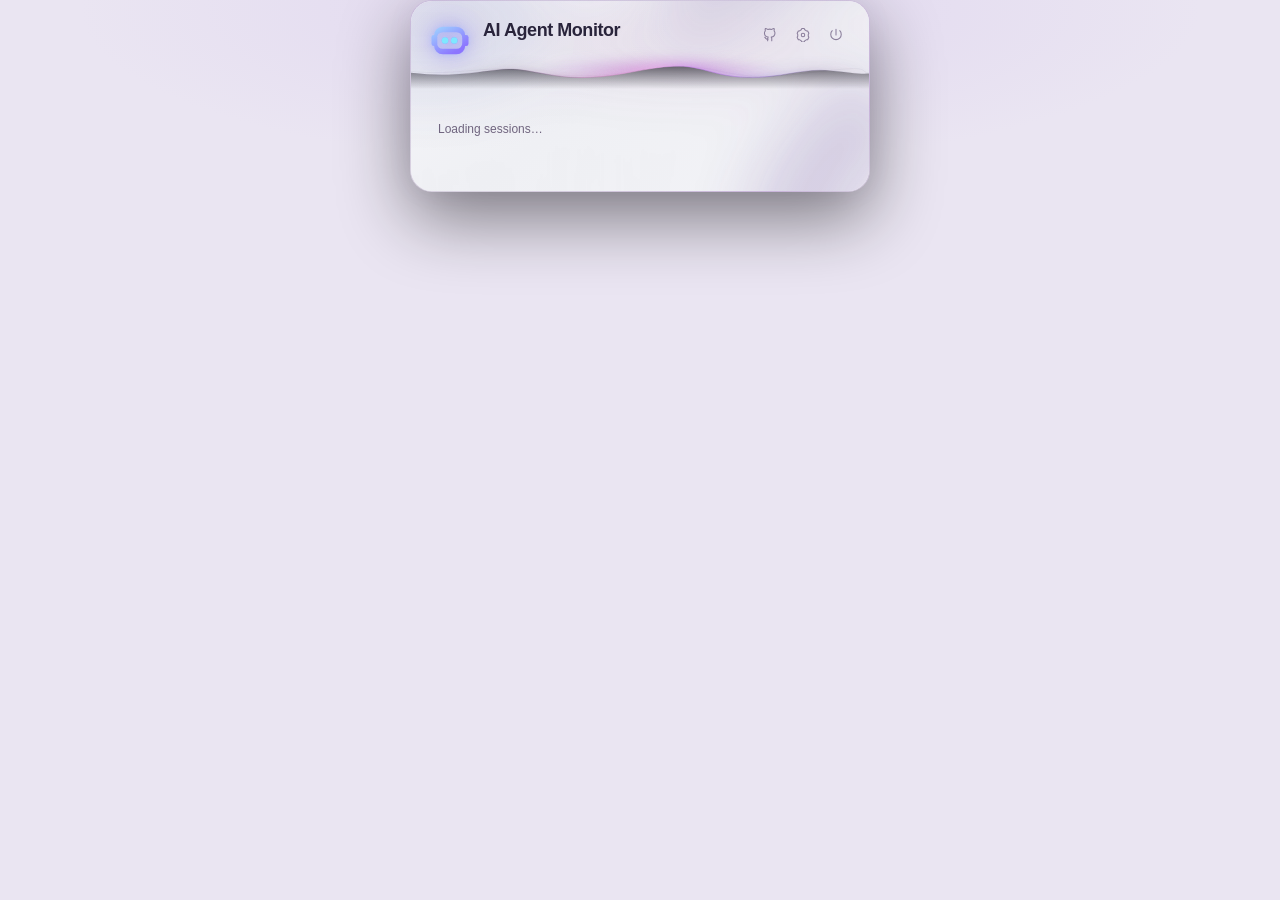
<file: src/web/index.html>
<!doctype html>
<html lang="en"><head><meta charset="utf-8"><meta name="viewport" content="width=device-width,initial-scale=1">
<meta http-equiv="Content-Security-Policy" content="default-src 'none'; script-src 'self' 'unsafe-inline'; style-src 'self' 'unsafe-inline'; img-src data:; connect-src 'none'; base-uri 'none'; form-action 'none'">
<title>AI Agent Monitor</title><link rel="stylesheet" href="monitor.css?v=20261118-split-actions"></head>
<body><div id="aam-ui-preview"></div><template id="aam-shell"><div class="aam-menu"><div class="aam-backdrop" aria-hidden="true"><svg class="aam-mesh" viewBox="0 0 460 1000" preserveAspectRatio="none" aria-hidden="true"><defs><filter id="aam-mesh-soft-0" x="-60%" y="-30%" width="220%" height="160%"><feGaussianBlur stdDeviation="25"/></filter><filter id="aam-mesh-inner-0" x="-70%" y="-30%" width="240%" height="160%"><feGaussianBlur stdDeviation="13"/></filter><filter id="aam-mesh-grain-0"><feTurbulence type="fractalNoise" baseFrequency=".72" numOctaves="2" stitchTiles="stitch"/><feColorMatrix type="saturate" values="0"/></filter><g id="aam-mesh-art-0"><g filter="url(#aam-mesh-soft-0)"><ellipse cx="33" cy="22" rx="108" ry="64" fill="#6374b6" opacity=".19"/><ellipse cx="270" cy="40" rx="142" ry="32" fill="#9c469b" opacity=".15"/><path d="M460 94 C358 174 352 248 408 341 S433 490 338 575 S353 722 460 776" fill="none" stroke="#633c99" stroke-width="87" opacity=".33"/><path d="M-20 380 C88 439 37 564 127 625 S174 748 99 835 S74 941 205 1015" fill="none" stroke="#6450a4" stroke-width="74" opacity=".24"/><ellipse cx="363" cy="645" rx="88" ry="58" fill="#6b36a7" opacity=".24"/><ellipse cx="95" cy="924" rx="153" ry="71" fill="#62408f" opacity=".12"/></g><g filter="url(#aam-mesh-inner-0)"><path d="M482 391 C347 436 428 493 342 566 S368 684 471 710" fill="none" stroke="#8950b9" stroke-width="28" opacity=".22"/><path d="M-25 727 C77 693 142 764 92 824 S105 932 181 966" fill="none" stroke="#7b62bd" stroke-width="25" opacity=".17"/></g></g></defs><g class="aam-mesh-tiles"><use href="#aam-mesh-art-0"/></g><rect width="460" height="1000" filter="url(#aam-mesh-grain-0)" opacity=".018"/></svg></div><div class="aam-list"><header class="aam-brand"><span class="aam-brand-robot" role="img" aria-label="AI Agent Monitor robot"></span><div class="aam-brand-copy"><div class="aam-brand-title"><h1>AI Agent Monitor</h1><span class="aam-release-meta"><span class="aam-version"></span><a class="aam-update-link" hidden></a></span></div><p class="aam-overview" aria-label="Session statuses"></p></div><div class="aam-tools"><button type="button" class="aam-icon-button" data-command="github" aria-label="Open project on GitHub" title="Open project on GitHub"></button><button type="button" class="aam-icon-button" data-command="settings" aria-label="Settings"></button><button type="button" class="aam-icon-button" data-command="quit" aria-label="Quit"></button></div><svg class="aam-wave" viewBox="0 0 460 60" preserveAspectRatio="none" aria-hidden="true"><defs><linearGradient id="aam-wave-0" x1="0" y1="0" x2="1" y2="0"><stop stop-color="#39304f" stop-opacity="0"/><stop offset=".21" stop-color="#63416f" stop-opacity=".35"/><stop offset=".42" stop-color="#d682c6" stop-opacity=".85"/><stop offset=".53" stop-color="#efabeb"/><stop offset=".62" stop-color="#c579f3" stop-opacity=".9"/><stop offset=".77" stop-color="#7950c2" stop-opacity=".65"/><stop offset="1" stop-color="#39304f" stop-opacity="0"/></linearGradient><linearGradient id="aam-wave-shade-0" x1="0" y1="0" x2="0" y2="1"><stop stop-color="#0b0914" stop-opacity=".58"/><stop offset="1" stop-color="#0b0914" stop-opacity="0"/></linearGradient><radialGradient id="aam-wave-pool-0"><stop stop-color="#db7cde" stop-opacity=".65"/><stop offset=".4" stop-color="#ad48bf" stop-opacity=".30"/><stop offset="1" stop-color="#a149c9" stop-opacity="0"/></radialGradient><clipPath id="aam-wave-above-0"><path d="M0 38 C38 44 59 38 86 34 C117 28 137 47 179 44 C211 43 236 30 264 29 C292 27 303 43 337 44 C371 46 393 31 421 35 C440 37 449 40 460 39 L460 0 L0 0Z"/></clipPath></defs><path d="M0 36 C43 42 72 29 103 34 S166 47 213 38 S277 25 315 37 S387 39 425 34 S449 36 460 38" fill="none" stroke="#62517b" stroke-opacity=".07" stroke-width="1"/><g clip-path="url(#aam-wave-above-0)"><ellipse cx="252" cy="37" rx="124" ry="22" fill="url(#aam-wave-pool-0)" style="filter:blur(7px)"/><path d="M0 38 C38 44 59 38 86 34 C117 28 137 47 179 44 C211 43 236 30 264 29 C292 27 303 43 337 44 C371 46 393 31 421 35 C440 37 449 40 460 39" fill="none" stroke="url(#aam-wave-0)" stroke-width="18" opacity=".18" style="filter:blur(8px)"/><path d="M0 38 C38 44 59 38 86 34 C117 28 137 47 179 44 C211 43 236 30 264 29 C292 27 303 43 337 44 C371 46 393 31 421 35 C440 37 449 40 460 39" fill="none" stroke="url(#aam-wave-0)" stroke-width="5" opacity=".26" style="filter:blur(3px)"/></g><path d="M0 38 C38 44 59 38 86 34 C117 28 137 47 179 44 C211 43 236 30 264 29 C292 27 303 43 337 44 C371 46 393 31 421 35 C440 37 449 40 460 39 L460 60 L0 60Z" fill="url(#aam-wave-shade-0)"/><path d="M0 38 C38 44 59 38 86 34 C117 28 137 47 179 44 C211 43 236 30 264 29 C292 27 303 43 337 44 C371 46 393 31 421 35 C440 37 449 40 460 39" fill="none" stroke="url(#aam-wave-0)" stroke-width=".65"/></svg></header><p class="aam-status-note" role="status" hidden></p><div class="aam-session-groups"></div><p class="aam-filter-empty" role="status" hidden>No open sessions</p></div><footer class="aam-footer"><p class="aam-filter-status" role="status" hidden></p><div class="aam-usage-windows"></div></footer></div>
</template><script src="settings.js?v=20261118-split-actions"></script><script src="monitor.js?v=20261118-split-actions"></script><script>
(() => {
 const send=message=>{
  if(window.parent!==window)window.parent.postMessage({channel:'aam-monitor',message},'*');
 };
 window.aam=window.AAMMonitor.mount(document.getElementById('aam-ui-preview'),send);
 window.addEventListener('message',event=>{
  if(event.source!==window.parent||event.data?.channel!=='aam-host')return;
  if(event.data.snapshot)window.aam.setSnapshot(event.data.snapshot);
  if(typeof event.data.detached==='boolean')document.getElementById('aam-ui-preview').classList.toggle('aam-preview-detached',event.data.detached);
  if(event.data.visibility!==undefined)window.aam.visibility(event.data.visibility,event.data.focusSession);
 });
 send({type:'ready'});
})();
</script></body></html>
</file>
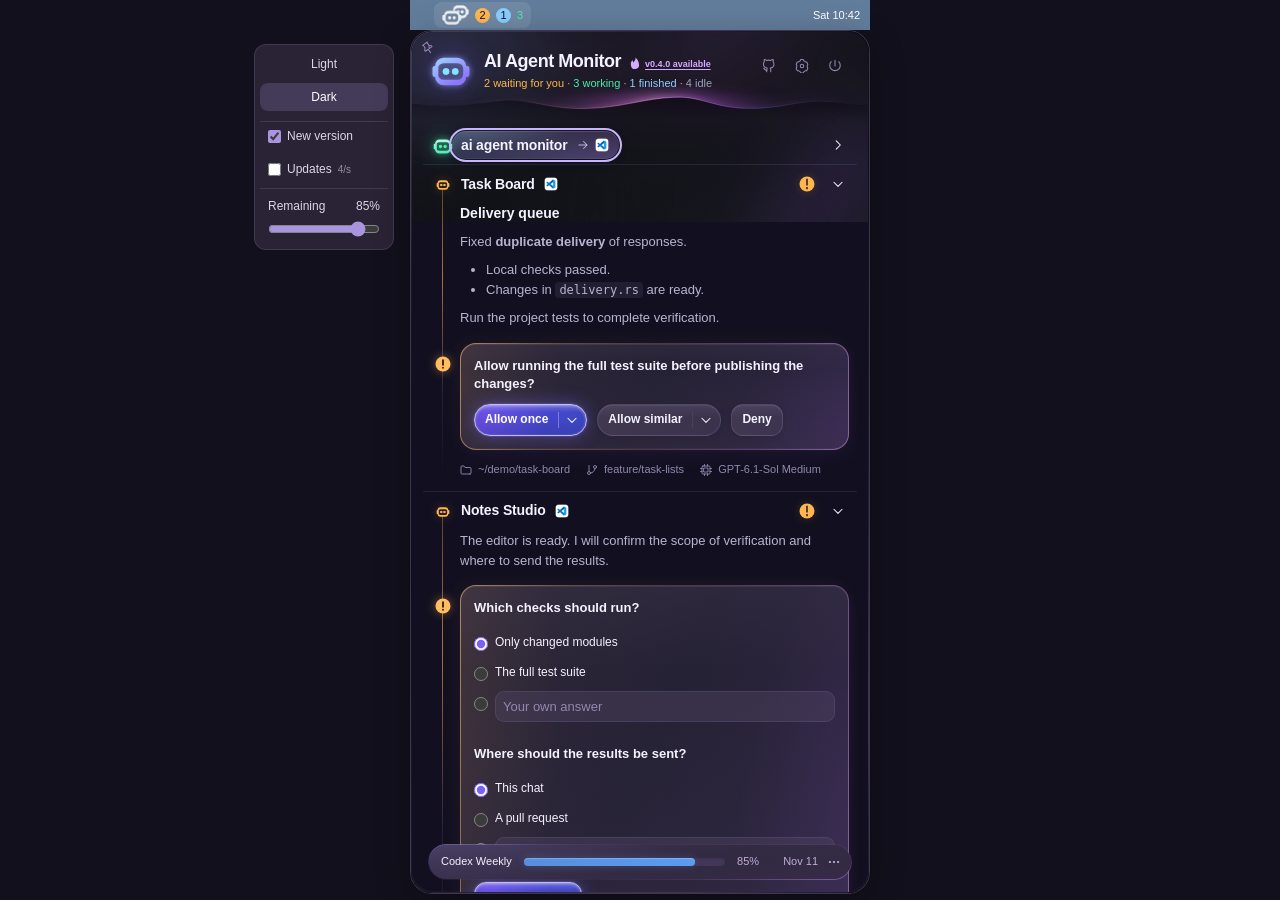
<file: design/previews/monitor-ui.html>
<!doctype html>
<html lang="en"><head><meta charset="utf-8"><meta name="viewport" content="width=device-width,initial-scale=1"><title>AI Agent Monitor preview</title>
<link rel="stylesheet" href="mock.css?v=20261118-split-actions"></head><body data-theme="dark">
<div class="preview-theme" role="group" aria-label="Preview controls"><button data-theme="light" aria-pressed="false">Light</button><button data-theme="dark" aria-pressed="true">Dark</button><label class="preview-new-version"><input id="preview-update" type="checkbox" checked> New version</label><label class="preview-live-updates"><input id="preview-live-updates" type="checkbox"> Updates <small>4/s</small></label><label class="preview-quota" for="preview-quota"><span>Remaining <output id="preview-quota-value" for="preview-quota">85%</output></span><input id="preview-quota" type="range" min="0" max="100" step="1" value="85" aria-label="Quota remaining percent"></label></div>
<div class="preview-bar"><button id="show-monitor" title="Open monitor" aria-label="Open AI Agent Monitor"><span class="preview-menubar-robot" aria-hidden="true"></span><span class="request" hidden></span> <span class="finished" hidden></span> <span class="working" hidden></span></button><span>Sat 10:42</span></div>
<section class="preview-window" id="preview-window" aria-label="AI Agent Monitor menu window">
<div class="preview-window-chrome" id="preview-window-chrome">
<div class="preview-traffic-lights" hidden><button type="button" data-window="close" aria-label="Close window"></button><button type="button" data-window="minimize" aria-label="Minimize window"></button><button type="button" data-window="zoom" aria-label="Zoom window"></button></div>
<button type="button" class="preview-pin" id="preview-pin" aria-label="Detach window from menu bar" title="Detach window from menu bar" aria-pressed="false"><svg viewBox="0 0 24 24" aria-hidden="true"><path d="M16 9V4l1-1H7l1 1v5l-3 3v2h6v7m2-7h6v-2l-3-3Z"/></svg></button>
<span class="preview-window-title" hidden>AI Agent Monitor</span>
</div>
<iframe id="monitor" src="../../src/web/index.html?v=20261118-split-actions&amp;hovers=compact&amp;quota=light&amp;pin=true" title="AI Agent Monitor shared web UI"></iframe>
</section>

<script src="mock-data.js?v=20261118-split-actions"></script></body></html>
</file>
<file: src/web/monitor.css>
/* Shared monitor window. No platform or mock-data dependencies. */
html, body { margin: 0; min-height: 100%; }
* { box-sizing: border-box; }
button, input { font: inherit; }
button { cursor: pointer; color: inherit; }
button:disabled { cursor: default; opacity: .45; }
  #aam-ui-preview { font-family: -apple-system, BlinkMacSystemFont, "Segoe UI", sans-serif; }
  #aam-ui-preview .aam-stage {
    --aam-text: light-dark(#202020, #f1f1f1);
    --aam-secondary: light-dark(#686868, #adadad);
    --aam-tertiary: light-dark(#747474, #969696);
    --aam-surface: light-dark(#f1f1f1, #303030);
    --aam-top: light-dark(#f6f6f6, #373737);
    --aam-footer: light-dark(#e7e7e7, #2c2c2c);
    --aam-line: light-dark(#00000019, #ffffff17);
    --aam-hover: light-dark(#00000024, #ffffff24);
    --aam-hover-surface:
      radial-gradient(ellipse at 9% 8%, #b2e8ff30, transparent 48%),
      radial-gradient(ellipse at 96% 100%, #a18aff30, transparent 62%),
      linear-gradient(110deg, light-dark(#bbc9e785, #454c739e), light-dark(#cec0ea85, #51416c9e));
    --aam-hover-shadow: inset 0 1px #e1e7ff28, inset 0 -1px #a992e51c, 0 3px 12px #08051618;
    --aam-key-focus: light-dark(#7860bc, #c7b5ff);
    --aam-button: light-dark(#ffffff, #484848);
    --aam-blue: light-dark(#0069db, #0a84ff);
    --aam-on-blue: #fff;
    --aam-ring: light-dark(#007aff70, #409cff85);
    --aam-finished: light-dark(#0066be, #73c7ff);
    --aam-green: light-dark(#168044, #4bd177);
    --aam-amber: light-dark(#ff9500, #ff9f0a);
    --aam-question: light-dark(#e7e7e7, #373737);
    --aam-message: light-dark(#414141, #cfcfcf);
    --aam-row: 36px;
    --aam-body-size: 13px;
    --aam-inset: 14px;
    padding: 12px 10px 24px; box-sizing: border-box;
    color: var(--aam-text);
  }
  @supports (color: AccentColor) {
    #aam-ui-preview { --aam-blue: AccentColor; --aam-on-blue: AccentColorText; }
  }
  #aam-ui-preview .aam-product { width: 100%; max-width: 410px; margin: 0 auto; font-size: 13px; line-height: 1.4; font-weight: 400; }
  #aam-ui-preview .aam-product *, #aam-ui-preview .aam-product *::before, #aam-ui-preview .aam-product *::after { box-sizing: border-box; }
  #aam-ui-preview .aam-product button, #aam-ui-preview .aam-product input { font: inherit; }
  #aam-ui-preview .aam-product button { color: inherit; }

  #aam-ui-preview [hidden] { display: none !important; }
  #aam-ui-preview .aam-menu { background: linear-gradient(145deg, var(--aam-top), var(--aam-surface) 45%); border: 1px solid var(--aam-line); border-radius: 18px; box-shadow: 0 12px 30px light-dark(#00000022, #00000055), inset 0 0 0 1px light-dark(#ffffffa0, #ffffff08); overflow: hidden; }
  #aam-ui-preview .aam-list { position: relative; max-height: 360px; overflow-y: auto; overscroll-behavior: contain; scroll-padding-block: 8px; scrollbar-width: thin; padding: 6px 6px 10px; }
  #aam-ui-preview .aam-group { position: relative; display: grid; }
  #aam-ui-preview .aam-group-sessions { grid-area: 1 / 1; min-width: 0; padding-top: 26px; }
  #aam-ui-preview .aam-group + .aam-group { margin-top: 6px; }
  #aam-ui-preview .aam-sticky-app { grid-area: 1 / 1; align-self: start; position: relative; z-index: 2; display: flex; align-items: center; justify-content: flex-start; width: 100%; height: 24px; padding-left: calc(var(--aam-inset) - 7px); pointer-events: none; }
  #aam-ui-preview .aam-sticky-app::before, #aam-ui-preview .aam-sticky-app::after { content: ""; position: absolute; top: 50%; height: 1px; background: var(--aam-line); }
  #aam-ui-preview .aam-sticky-app::before { left: 0; width: max(0px, calc(var(--aam-inset) - 12px)); }
  #aam-ui-preview .aam-sticky-app::after { position: static; flex: 1; margin: 0 8px 0 10px; }
  #aam-ui-preview .aam-app-name { margin-left: 8px; color: var(--aam-secondary); font-size: 11px; font-weight: 600; white-space: nowrap; }

  #aam-ui-preview .aam-group-marker { display: flex; align-items: center; justify-content: center; align-self: stretch; line-height: 0; width: 20px; flex: 0 0 20px; margin-left: calc(var(--aam-inset) - 6px); margin-right: 8px; }
  #aam-ui-preview .aam-session-mark { position: relative; top: 1px; display: block; flex: 0 0 14px; width: 14px; height: 11px; color: var(--aam-secondary); pointer-events: none; }
  #aam-ui-preview .aam-session-mark::before, #aam-ui-preview .aam-session-mark::after { content: ""; position: absolute; inset: 0; background: currentColor; mask: var(--aam-session-robot) center / contain no-repeat; }
  #aam-ui-preview .aam-session-mark::before { opacity: .6; }
  #aam-ui-preview .aam-session-mark::after { mask-image: var(--aam-session-eyes); opacity: .6; }
  @property --aam-left-eye { syntax: "<number>"; inherits: false; initial-value: 1; }
  @property --aam-right-eye { syntax: "<number>"; inherits: false; initial-value: 1; }
  @keyframes aam-eye-blink {
    0%, 100% { --aam-left-eye: .5; --aam-right-eye: 0; }
    12.5% { --aam-left-eye: 1; --aam-right-eye: 0; }
    25% { --aam-left-eye: 1; --aam-right-eye: .5; }
    37.5% { --aam-left-eye: 1; --aam-right-eye: 1; }
    50% { --aam-left-eye: .5; --aam-right-eye: 1; }
    62.5% { --aam-left-eye: 0; --aam-right-eye: 1; }
    75% { --aam-left-eye: 0; --aam-right-eye: .5; }
    87.5% { --aam-left-eye: 0; --aam-right-eye: 0; }
  }
  #aam-ui-preview .aam-session[data-status="working"] .aam-session-mark::before { mask-image: var(--aam-session-body); }
  #aam-ui-preview .aam-session[data-status="working"] .aam-session-mark::after {
    background: linear-gradient(to right,
      color-mix(in srgb, var(--aam-green) calc(var(--aam-left-eye) * 100%), transparent) 50%,
      color-mix(in srgb, var(--aam-green) calc(var(--aam-right-eye) * 100%), transparent) 50%);
    opacity: 1;
    animation: aam-eye-blink 2.4s linear infinite;
  }
  #aam-ui-preview .aam-session[data-status="request"] .aam-session-mark::after { background: var(--aam-amber); opacity: 1; }
  #aam-ui-preview .aam-robot-open { position: relative; flex: 0 0 26px; width: 26px; height: 24px; border: 0; padding: 0; border-radius: 12px; background: none; display: grid; place-items: center; }

  #aam-ui-preview .aam-app-icon { width: 24px; height: 24px; flex: 0 0 24px; display: grid; place-items: center; color: var(--aam-blue); background: transparent; }
  #aam-ui-preview .aam-app-icon img { display: block; }
  #aam-ui-preview .aam-group[data-app="Terminal"] .aam-app-icon { color: var(--aam-text); }
  #aam-ui-preview .aam-icon { width: 14px; height: 14px; flex: 0 0 14px; display: inline-block; vertical-align: middle; }
  #aam-ui-preview .aam-icon svg { width: 100% !important; height: 100% !important; stroke-width: 1.8; }
  #aam-ui-preview .aam-row { display: flex; align-items: center; min-height: var(--aam-row); border-radius: 16px; margin: 0 1px; position: relative; isolation: isolate; }
  #aam-ui-preview .aam-row::before { content: ""; position: absolute; inset: 0 auto 0 29px; width: var(--aam-title-highlight-width, 100%); max-width: 100%; border-radius: 16px; z-index: -1; }

  #aam-ui-preview .aam-product .aam-open { background: none; border: 0; padding: 7px 0; flex: 0 1 auto; min-width: 0; text-align: left; font-size: 13px; font-weight: 600; border-radius: 8px; white-space: nowrap; overflow: hidden; text-overflow: ellipsis; }
  #aam-ui-preview .aam-product .aam-open { display: inline-flex; align-items: center; gap: 8px; }
  #aam-ui-preview .aam-open-title { min-width: 0; overflow: hidden; text-overflow: ellipsis; }
  #aam-ui-preview .aam-open-destination { display: inline-flex; align-items: center; gap: 4px; flex: 0 0 auto; visibility: hidden; pointer-events: none; color: var(--aam-secondary); }
  #aam-ui-preview .aam-open-destination img { display: block; width: 16px; height: 16px; object-fit: contain; }
  #aam-ui-preview .aam-open:is(:hover, :focus-visible, [data-initial-keyboard-focus]:focus) .aam-open-destination { visibility: visible; }
  #aam-ui-preview .aam-row:has(.aam-open:is(:focus-visible, [data-initial-keyboard-focus]:focus))::before { outline: 2px solid var(--aam-key-focus); outline-offset: 1px; }
  #aam-ui-preview .aam-product .aam-open:is(:focus-visible, [data-initial-keyboard-focus]:focus) { outline: none; color: var(--aam-text); }
  #aam-ui-preview .aam-state-slot { margin-left: auto; flex: 0 0 36px; width: 36px; padding-left: 8px; display: flex; align-items: center; justify-content: center; align-self: stretch; line-height: 0; }
  #aam-ui-preview .aam-state { display: flex; line-height: 0; align-items: center; justify-content: center; flex: 0 0 28px; width: 28px; height: 28px; padding: 0; gap: 5px; color: var(--aam-green); margin: 0; }
  #aam-ui-preview .aam-state .aam-icon { display: flex; align-items: center; justify-content: center; line-height: 0; }
  #aam-ui-preview .aam-row .aam-icon svg { display: block; }
  #aam-ui-preview .aam-state[data-status="request"] { color: var(--aam-amber); }
  #aam-ui-preview .aam-state:is([data-status="request"], [data-status="finished"]) .aam-icon { width: 18px; height: 18px; flex-basis: 18px; }
  #aam-ui-preview .aam-state[data-status="request"] svg circle, #aam-ui-preview .aam-request-mark svg circle { fill: currentColor; stroke: none; }
  #aam-ui-preview .aam-state[data-status="request"] svg > :not(circle), #aam-ui-preview .aam-request-mark svg > :not(circle) { stroke: #332000; stroke-width: 2.5; }
  #aam-ui-preview .aam-state[data-status="finished"] { color: var(--aam-finished); }
  #aam-ui-preview .aam-state[data-status="finished"] svg { stroke-width: 2.5; }
  #aam-ui-preview .aam-state[data-status="finished"] svg circle { fill: currentColor; stroke: none; }
  #aam-ui-preview .aam-state[data-status="finished"] svg path { fill: none; stroke: light-dark(#fff, #153149); }
  #aam-ui-preview .aam-state[data-status="working"] .aam-icon { position: relative; width: 18px; height: 18px; flex-basis: 18px; }
  #aam-ui-preview .aam-state[data-status="working"] .aam-icon svg { width: 18px !important; height: 18px !important; }
  #aam-ui-preview .aam-state[data-status="working"] svg circle { fill: var(--aam-green); stroke: none; }
  #aam-ui-preview .aam-state[data-status="working"] .aam-icon svg .aam-cutout { fill: light-dark(#fff, #10351e); stroke: none; }
  #aam-ui-preview .aam-state-label { display: none; font-size: 10px; font-weight: 500; }
  #aam-ui-preview .aam-toggle { background: none; border: 0; display: grid; place-items: center; width: 28px; min-height: 28px; padding: 5px; margin: 0 3px; color: var(--aam-secondary); border-radius: 14px; flex: 0 0 28px; }

  #aam-ui-preview .aam-toggle .aam-icon { transition: transform .18s ease; }
  #aam-ui-preview .aam-session.is-expanded > .aam-row .aam-toggle .aam-icon { transform: rotate(90deg); }
  #aam-ui-preview .aam-detail { display: grid; grid-template-rows: 0fr; transition: grid-template-rows .18s ease; }
  #aam-ui-preview .aam-session.is-expanded > .aam-detail { grid-template-rows: 1fr; }
  #aam-ui-preview .aam-clip { overflow: hidden; min-height: 0; visibility: hidden; transition: visibility 0s linear .18s; }
  #aam-ui-preview .aam-session.is-expanded > .aam-detail > .aam-clip { visibility: visible; transition-delay: 0s; }
  #aam-ui-preview .aam-detail-content { position: relative; padding: 2px calc(var(--aam-inset) - 6px) 12px calc(var(--aam-inset) + 23px); }
  #aam-ui-preview .aam-session { position: relative; }
  #aam-ui-preview .aam-session.is-expanded::before { content: ""; position: absolute; left: calc(var(--aam-inset) + 5px); top: calc(var(--aam-header-height, var(--aam-row)) * .5 + 5.8px); bottom: 12px; width: 1px; background: var(--aam-line); mask-image: var(--aam-thread-mask, none); pointer-events: none; }
  #aam-ui-preview .aam-message { color: var(--aam-message); font-size: var(--aam-body-size); line-height: 1.48; margin: 0 0 10px; overflow-wrap: anywhere; }
  #aam-ui-preview .aam-message p { margin: 0; }
  #aam-ui-preview .aam-message p + p { margin-top: 8px; }
  #aam-ui-preview .aam-message h3 { font-size: 14px; line-height: 1.4; margin: 0 0 8px; font-weight: 600; }
  #aam-ui-preview .aam-message ul { margin: 8px 0; padding-left: 26px; }
  #aam-ui-preview .aam-message code { font-family: ui-monospace, SFMono-Regular, Menlo, monospace; font-size: 12px; background: var(--aam-hover); }
  #aam-ui-preview .aam-message pre { margin: 8px 0; white-space: pre-wrap; overflow-wrap: anywhere; background: var(--aam-hover); }
  #aam-ui-preview .aam-message a { color: var(--aam-blue); }
  #aam-ui-preview .aam-messages { position: relative; }
  #aam-ui-preview .aam-message { position: relative; }
  #aam-ui-preview .aam-message-dot { display: none; position: absolute; left: -20px; top: calc((var(--aam-body-size) * 1.48 - 5px) / 2); width: 5px; height: 5px; box-sizing: border-box; background: light-dark(#00000040, #ffffff40); border-radius: 50%; pointer-events: none; }
  #aam-ui-preview .aam-messages:has(.aam-history:not([hidden])) .aam-message-dot { display: block; }
  #aam-ui-preview .aam-history { margin-bottom: 5px; }
  #aam-ui-preview .aam-history[hidden] { display: none; }
  #aam-ui-preview .aam-previous { position: absolute; left: -15px; top: 2px; border: 0; background: none; padding: 0; color: var(--aam-tertiary); border-radius: 5px; width: 12px; height: 18px; display: grid; place-items: center; opacity: 0; }
  #aam-ui-preview .aam-previous[hidden] { display: none; }
  #aam-ui-preview .aam-messages.is-first-message-hovered .aam-previous { opacity: .6; }
  #aam-ui-preview .aam-previous .aam-icon { width: 8px; height: 8px; }
  #aam-ui-preview .aam-previous:enabled:is(:hover, :focus-visible) { background: var(--aam-hover-surface); box-shadow: var(--aam-hover-shadow); opacity: 1; }
  #aam-ui-preview .aam-question { position: relative; text-wrap: wrap; padding: 11px; background: var(--aam-question); border: 1px solid var(--aam-line); border-radius: 12px; margin-top: 10px; }
  #aam-ui-preview .aam-request-mark { position: absolute; left: -27.5px; top: calc(11px + (1.4em - 18px) / 2); width: 18px; height: 18px; color: var(--aam-amber); pointer-events: none; }
  #aam-ui-preview .aam-request-mark .aam-icon { display: block; width: 18px; height: 18px; }
  #aam-ui-preview .aam-question-title { margin: 0 0 10px; font-size: 13px; line-height: 1.4; font-weight: 500; color: var(--aam-text); }
  #aam-ui-preview .aam-command-caption { margin: 8px 0 4px; font-size: 11px; color: var(--aam-secondary); }
  #aam-ui-preview .aam-command { margin: 0 0 8px; padding: 8px 10px; border-radius: 8px; background: var(--aam-hover); color: var(--aam-text); white-space: pre-wrap; overflow-wrap: anywhere; user-select: text; font: 12px/1.5 ui-monospace, SFMono-Regular, Menlo, monospace; }
  #aam-ui-preview .aam-question fieldset { border: 0; padding: 0; margin: 0; min-width: 0; }
  #aam-ui-preview .aam-question fieldset + fieldset { margin-top: 14px; }
  #aam-ui-preview .aam-question legend { padding: 0; width: 100%; }
  #aam-ui-preview .aam-actions { display: flex; flex-wrap: wrap; align-items: center; gap: 6px; }
  #aam-ui-preview .aam-product .aam-action { border: 1px solid var(--aam-line); background: var(--aam-button); border-radius: 999px; padding: 3px 18px; min-height: 24px; font-size: 12px; line-height: 1.3; font-weight: 500; }

  #aam-ui-preview .aam-action.aam-subtle { border-color: transparent; background: none; font-weight: 400; }

  #aam-ui-preview .aam-answer { display: flex; align-items: flex-start; gap: 7px; min-height: 27px; padding: 3px 0; }
  #aam-ui-preview .aam-answer input[type="radio"] { accent-color: var(--aam-blue); width: 14px; height: 14px; flex: 0 0 14px; margin: 3px 0 0; }
  #aam-ui-preview .aam-answer-text { padding: 1px 4px; margin-left: -4px; border-radius: 9px; font-size: 12px; }

  #aam-ui-preview .aam-custom { min-width: 0; width: 100%; padding: 4px 7px; height: 27px; border: 1px solid var(--aam-line); border-radius: 6px; background: var(--aam-button); color: var(--aam-text); font-size: 12px; }
  #aam-ui-preview .aam-custom::placeholder { color: var(--aam-tertiary); }
  #aam-ui-preview .aam-send { margin-top: 11px; width: max-content; max-width: 100%; }
  #aam-ui-preview .aam-meta { display: grid; gap: 1px; margin-top: 10px; color: var(--aam-tertiary); font-size: 11px; line-height: 1.4; }
  #aam-ui-preview .aam-meta-line { display: flex; align-items: center; min-width: 0; gap: 6px; }
  #aam-ui-preview .aam-meta-line span:last-child { white-space: nowrap; overflow: hidden; text-overflow: ellipsis; }
  #aam-ui-preview .aam-meta .aam-icon { width: 12px; height: 12px; flex-basis: 12px; }
  #aam-ui-preview .aam-footer { background: var(--aam-footer); border-top: 1px solid var(--aam-line); padding: 10px var(--aam-inset) 8px; position: relative; }
  #aam-ui-preview .aam-usage { display: flex; justify-content: space-between; align-items: center; gap: 8px; font-size: 11px; color: var(--aam-secondary); }
  #aam-ui-preview .aam-footer-bottom { display: flex; justify-content: space-between; align-items: center; margin-top: 6px; gap: 5px; }
  #aam-ui-preview .aam-version { color: var(--aam-tertiary); font-size: 10px; min-width: 0; overflow-wrap: anywhere; }
  #aam-ui-preview .aam-tools { display: flex; gap: 4px; }
  #aam-ui-preview .aam-icon-button { background: none; border: 0; padding: 4px; display: grid; place-items: center; width: 25px; height: 25px; border-radius: 13px; color: var(--aam-secondary); }

  @media (max-width: 420px) {
    #aam-ui-preview .aam-stage { padding-inline: 0; }
    #aam-ui-preview .aam-state-label { display: none !important; }
      #aam-ui-preview .aam-product { max-width: 100%; }
  }
  @media (pointer: coarse) {
    #aam-ui-preview .aam-sticky-app { height: 24px; }
    #aam-ui-preview .aam-product .aam-action, #aam-ui-preview .aam-toggle, #aam-ui-preview .aam-open, #aam-ui-preview .aam-icon-button { min-height: 44px; }
    #aam-ui-preview .aam-answer { min-height: 44px; align-items: center; }
    #aam-ui-preview .aam-custom { font-size: 16px; min-height: 36px; }
  }
  @media (prefers-reduced-motion: reduce) {
    #aam-ui-preview .aam-session[data-status="working"] .aam-session-mark::after { animation: none; }
    #aam-ui-preview .aam-detail, #aam-ui-preview .aam-toggle .aam-icon { transition: none; }
  }
  /* Glass visual reference — adopted by macOS; native interaction remains platform-specific. */
  #aam-ui-preview { background: light-dark(#eae5f2, #090812); min-height: 100vh; }
  #aam-ui-preview .viz-dotted-background { background-image: none; }
  #aam-ui-preview .aam-stage {
    --aam-text: light-dark(#29243b, #f5f2ff);
    --aam-secondary: light-dark(#70657f, #bab2d1);
    --aam-tertiary: light-dark(#8a7e9b, #9388af);
    --aam-surface: light-dark(#f4f0f9, #121020);
    --aam-top: light-dark(#faf7ff, #171125);
    --aam-footer: light-dark(#eee7f6, #171125);
    --aam-line: light-dark(#73569c25, #b299ec21);
    --aam-hover: light-dark(#8160bc24, #a38beb26);
    --aam-button: light-dark(#e9def4, #372f4d);
    --aam-blue: #7860ff;
    --aam-ring: #a68aff85;
    --aam-green: light-dark(#16814f, #46f4a1);
    --aam-finished: light-dark(#3e6db9, #8cd8ff);
    --aam-amber: light-dark(#cb770c, #ffb64e);
    --aam-question: light-dark(#f5eef9, #272137);
    --aam-message: light-dark(#655b76, #bab2d0);
    --aam-row: 38px; --aam-body-size: 13px;
    padding: 0 14px 36px;
    background: radial-gradient(ellipse at 50% 5%, light-dark(#d3c3ec66, #6446a820), transparent 62%);
  }
  #aam-ui-preview .aam-product { max-width: 460px; font-size: 13px; line-height: 1.45; }
  #aam-ui-preview .aam-menu { position: relative; isolation: isolate; border-radius: 22px;
    background: radial-gradient(ellipse at 95% 47%, light-dark(#dbc4f13d,#7a40e51d),transparent 46%), linear-gradient(145deg,var(--aam-top),var(--aam-surface) 48%);
    border-color: light-dark(#9d80c976,#a990d85c);
    box-shadow: 0 24px 70px #00000055, inset 0 0 0 1px #ceb8ff08, inset 0 0 45px light-dark(#b6a0ce18,#8d5fcb09);
  }
  #aam-ui-preview .aam-brand { position: relative; display: flex; align-items: center; gap: 13px; padding: 18px 19px 27px; }
  #aam-ui-preview .aam-brand-robot { position: relative; width: 40px; height: 35px; flex: 0 0 40px; filter: drop-shadow(0 0 7px #8871ff78); }
  #aam-ui-preview .aam-brand-robot::before, #aam-ui-preview .aam-brand-robot::after { content: ""; position: absolute; inset: 0; mask: var(--aam-session-robot) center / contain no-repeat; background: linear-gradient(150deg,#a2e4ff,#8c75ff 75%); }
  #aam-ui-preview .aam-brand-robot::after { mask-image: var(--aam-session-eyes); background: #7fe7ff; filter: drop-shadow(0 0 4px #7fe7ff); }
  #aam-ui-preview .aam-brand h1 { font-size: 18px; line-height: 1.3; font-weight: 650; letter-spacing: -.45px; margin: 0 0 3px; }
  #aam-ui-preview .aam-brand p { margin: 0; color: var(--aam-secondary); font-size: 11px; }
  #aam-ui-preview .aam-overview-count { white-space:nowrap; }
  #aam-ui-preview .aam-overview-count[data-state="waiting"] { color:var(--aam-amber); }
  #aam-ui-preview .aam-overview-count[data-state="working"] { color:var(--aam-green); }
  #aam-ui-preview .aam-overview-count[data-state="finished"] { color:var(--aam-finished); }
  #aam-ui-preview .aam-overview-count[data-state="idle"] { color:light-dark(#708091,#94a7bb); }
  #aam-ui-preview .aam-overview { min-height:16px; }
  #aam-ui-preview .aam-wave { position: absolute; bottom: 0; left: 0; width: 100%; height: 26px; overflow: visible; pointer-events: none; }
  #aam-ui-preview .aam-list { padding: 7px 11px 14px; max-height: clamp(260px, calc(100dvh - 270px), 720px); scroll-padding-block: 14px; scrollbar-color: #8571ad48 transparent; }
  #aam-ui-preview .aam-group-sessions { padding-top: 50px; }
  #aam-ui-preview .aam-group + .aam-group { margin-top: 13px; }
  #aam-ui-preview .aam-sticky-app { height: 38px; padding: 6px 11px; border-radius: 14px; border: 1px solid var(--aam-line); background: linear-gradient(100deg,light-dark(#ffffffa6,#ada0cb17),light-dark(#e7def37d,#61547727)); pointer-events: auto; cursor: pointer; }
  #aam-ui-preview .aam-sticky-app::before, #aam-ui-preview .aam-sticky-app::after { display: none; }
  #aam-ui-preview .aam-app-name { margin-left: 10px; font-size: 14px; font-weight: 500; color: var(--aam-text); text-align: left; }
  #aam-ui-preview .aam-row { margin: 0 2px; min-height: var(--aam-row); }
  #aam-ui-preview .aam-session + .aam-session { border-top: 1px solid var(--aam-line); }
  #aam-ui-preview .aam-row::before { border-radius: 15px; inset-block: 3px; }
  #aam-ui-preview .aam-row:has(.aam-open:is(:hover, :focus-visible, [data-initial-keyboard-focus]:focus))::before {
    background: var(--aam-hover-surface); box-shadow: var(--aam-hover-shadow);
  }
  #aam-ui-preview .aam-product .aam-open { font-size: 14px; font-weight: 600; letter-spacing: -.15px; }
  #aam-ui-preview .aam-open-destination { color: #bdb3da; }
  #aam-ui-preview .aam-robot-open { color: #a4caff; width: 27px; }
  #aam-ui-preview .aam-session-mark { color: light-dark(#6e72ad,#a5c9ff); }
  #aam-ui-preview .aam-session-mark::before { opacity: 1; background: linear-gradient(#b3ddff,#9993e2); }
  #aam-ui-preview .aam-session[data-status="working"] .aam-session-mark { filter: drop-shadow(0 0 5px #5ae6c773); }
  #aam-ui-preview .aam-session[data-status="request"] .aam-session-mark { color: var(--aam-amber); filter: drop-shadow(0 0 4px #ffaa3f50); }
  #aam-ui-preview .aam-session[data-status="request"] .aam-session-mark::before { background: var(--aam-amber); }
  #aam-ui-preview .aam-state[data-status="request"] { filter: drop-shadow(0 0 5px #ffb64e2b); }
  #aam-ui-preview .aam-state[data-status="working"] { filter: drop-shadow(0 0 5px #46f4a12b); }
  #aam-ui-preview .aam-toggle { color: #b0a5cf; }
  #aam-ui-preview .aam-detail-content { padding-bottom: 13px; padding-top: 1px; }
  #aam-ui-preview .aam-message { line-height: 1.55; margin-bottom: 12px; }
  #aam-ui-preview .aam-message h3 { color: var(--aam-text); font-weight: 600; }
  #aam-ui-preview .aam-message code { padding: 1px 4px; border-radius: 4px; background: light-dark(#765b9c12,#b0a1dd19); }
  #aam-ui-preview .aam-session.is-expanded::before {
    background: linear-gradient(to bottom,light-dark(#6d5a9f55,#a3a3e65c) 0%,light-dark(#6d5a9f2e,#8b7fbd2e) 45%,#8b7fbd0d 75%,transparent 100%);
  }
  #aam-ui-preview .aam-session[data-status="working"].is-expanded::before {
    background: linear-gradient(to bottom,light-dark(#468c9b55,#8ccbea57) 0%,light-dark(#6d5a9f2e,#8b7fbd2e) 42%,#8b7fbd0d 75%,transparent 100%);
  }
  #aam-ui-preview .aam-session[data-status="request"].is-expanded::before {
    background: linear-gradient(to bottom,#ffb64e52 0%,#ffa847a6 30%,#b880dd25 70%,transparent 100%);
  }
  #aam-ui-preview .aam-request-mark { color: #ffbd63; filter: drop-shadow(0 0 5px #ffad5170); }
  #aam-ui-preview .aam-question { padding: 13px; border-radius: 16px; border: 1px solid transparent; margin-top: 14px;
    background: linear-gradient(var(--aam-question),var(--aam-question)) padding-box, linear-gradient(125deg,#f1b15da1,#8768ae63 52%,#c77bebad) border-box;
    box-shadow: inset 0 0 24px #b37acc09, 0 8px 24px #05030f1a;
  }
  #aam-ui-preview .aam-question-heading { display: flex; gap: 11px; align-items: flex-start; margin-bottom: 10px; }
  #aam-ui-preview .aam-question-title { font-size: 13px; font-weight: 600; line-height: 1.45; margin-bottom: 10px; }
  #aam-ui-preview .aam-question-heading .aam-question-title { margin: 0; }
  #aam-ui-preview .aam-command-caption { position: relative; display: flex; align-items: center; gap: 5px; min-height: 16px; padding-right: 30px; margin-top: 10px; color: var(--aam-tertiary); }
  #aam-ui-preview .aam-command-wrap { position: relative; }
  #aam-ui-preview .aam-command code { font: inherit; color: inherit; }
  #aam-ui-preview .aam-command.is-expanded { max-height: none; }
  #aam-ui-preview .aam-command-caption .aam-command-expand {
    position: absolute; right: -4px; top: 50%; transform: translateY(-50%);
    display: grid; place-items: center; width: 28px; height: 28px; padding: 0;
    border: 0; border-radius: 50%; background: none; color: var(--aam-tertiary); cursor: pointer;
  }

  #aam-ui-preview .aam-command-expand[aria-expanded="true"] .aam-icon { transform: rotate(180deg); }
  #aam-ui-preview .aam-command { padding: 9px 32px 9px 11px; border: 1px solid var(--aam-line); border-radius: 11px; background: light-dark(#ded4ec6b,#0c0919a6); font-size: 11px; line-height: 1.45; max-height: calc(2.9em + 20px); overflow: hidden; }

  #aam-ui-preview .aam-actions { gap: 10px; margin-top: 10px; }
  #aam-ui-preview .aam-product .aam-action { display: inline-flex; align-items: center; justify-content: center; gap: 7px; padding: 7px 16px; min-height: 32px; border-radius: 12px; font-size: 12px; font-weight: 550; border-color: #bba7f529; background: linear-gradient(135deg,light-dark(#e6ddef,#66587777),light-dark(#ded2ee,#56426c70)); cursor: pointer; }

  #aam-ui-preview .aam-product .aam-action.aam-primary { background: linear-gradient(125deg,#8c6aff,#5146df 58%,#4265d9); border-color: #b6b7ff; color: #fff; box-shadow: 0 0 14px #7962ff4d,inset 0 0 8px #d3c5ff4a; }

  #aam-ui-preview .aam-approval > .aam-actions > .aam-action { flex: 1; }
  #aam-ui-preview .aam-action-detail { margin-top: 12px; }
  #aam-ui-preview .aam-action-detail .aam-command { padding-right: 11px; margin-bottom: 7px; }
  #aam-ui-preview .aam-action-detail .aam-action { border-radius: 999px; }
  #aam-ui-preview .aam-question fieldset + fieldset { margin-top: 20px; }
  #aam-ui-preview .aam-answer { min-height: 30px; }
  #aam-ui-preview .aam-answer-text { padding: 3px 7px; margin-left: -7px; }
  #aam-ui-preview .aam-answer input[type="radio"] { margin-top: 6px; }
  #aam-ui-preview .aam-custom { height: 31px; border-radius: 9px; background: light-dark(#e8def1,#51466370); }
  #aam-ui-preview .aam-meta { margin-top: 12px; font-size: 11px; color: var(--aam-tertiary); gap: 2px; }
  #aam-ui-preview .aam-footer { background: linear-gradient(135deg,light-dark(#f3ecf8f0,#1b1529d9),light-dark(#e9e1f1,#171126ed)); padding: 16px 16px 12px; border-top: 1px solid var(--aam-line); }
  #aam-ui-preview .aam-usage { display: grid; grid-template-columns: auto minmax(25px,1fr) auto; gap: 12px; border: 1px solid #ac8eee45; border-radius: 14px; padding: 9px 10px; background: linear-gradient(100deg,#8170d426,#624d8d14); box-shadow: inset 0 0 14px #9577d908; }
  #aam-ui-preview .aam-usage-name { display: flex; align-items: center; gap: 8px; color: var(--aam-text); white-space: nowrap; }
  #aam-ui-preview .aam-usage-name .aam-icon { color: #b397ed; width: 16px; height: 16px; }
  #aam-ui-preview .aam-usage-track { height: 7px; border-radius: 20px; background: light-dark(#9980b52b,#9f8cc326); overflow: hidden; }
  #aam-ui-preview .aam-usage-track span { display: block; width: 74%; height: 100%; border-radius: inherit; background: linear-gradient(90deg,#9470ff,#d87cf4); box-shadow: 0 0 10px #ad6aef70; }
  #aam-ui-preview .aam-footer-bottom { margin-top: 15px; }
  #aam-ui-preview .aam-icon-button { width: 28px; height: 28px; color: #ad9ec9; }
  #aam-ui-preview .aam-version { font-size: 10px; }
  /* Layered light: broad ambient pools, local reflections, then crisp rims. */
  #aam-ui-preview .aam-menu {
    border-color: transparent;
    background:
      linear-gradient(var(--aam-surface),var(--aam-surface)) padding-box,
      linear-gradient(138deg,light-dark(#9e86b96e,#c6b6df55) 0%,#74618129 19%,#48394f1c 43%,#77568f39 66%,light-dark(#a17bbd73,#ad83cd5c) 86%,#66537730 100%) border-box;
    box-shadow: 0 25px 70px #0000007a,0 0 28px #6c4cad0d,
      inset 0 1px #e5d7ff08,inset 0 -1px #c99bf908;
  }
  #aam-ui-preview .aam-brand { background: transparent; }
  #aam-ui-preview .aam-backdrop {
    position: absolute; top: 0; left: 0; width: 100%; height: 100%; z-index: -1;
    pointer-events: none; isolation: isolate; will-change: transform;
    background: radial-gradient(ellipse 285px 190px at 8% 0px,light-dark(#a295cf22,#7462b326),transparent 80%),
      radial-gradient(ellipse 245px 260px at 98% 570px,light-dark(#b48ccc20,#6d3c9c22),transparent 80%),
      radial-gradient(ellipse 330px 230px at 15% 940px,light-dark(#a597cf20,#63519b24),transparent 80%),
      linear-gradient(145deg,light-dark(#f6f6f9,#14151c),light-dark(#eff0f4,#121319) 45%,light-dark(#f3f3f7,#17171f));
  }
  #aam-ui-preview .aam-mesh {
    position: absolute; inset: 0; width: 100%; height: 100%; z-index: -1;
    pointer-events: none; opacity: .62;
    filter: blur(14px); transform: scale(1.08); transform-origin: center top;
  }
  #aam-ui-preview .aam-mesh-raster {
    position:absolute; inset:0; z-index:-1; pointer-events:none; opacity:.62;
    background-repeat:repeat-y; background-position:center top; background-size:108% auto;
  }
  #aam-ui-preview .aam-brand-robot { filter: drop-shadow(0 0 3px #a5b8ff99) drop-shadow(0 0 12px #6550ed88); }
  #aam-ui-preview .aam-wave { bottom: -1px; height: 32px; }
  #aam-ui-preview .aam-sticky-app {
    background: radial-gradient(ellipse at 2% 0%,#c5baff14,transparent 72%),
      linear-gradient(105deg,light-dark(#ffffffbc,#51466061),light-dark(#e8dff597,#2e263c91));
    border-color: light-dark(#9c7db32b,#c7adff17);
    box-shadow: inset 0 1px #e4d1ff0b,0 5px 18px #07041012;
  }
  #aam-ui-preview .aam-question {
    background:
      radial-gradient(ellipse 45% 105% at -12% 32%,light-dark(#dba16729,#d9985a25),transparent 85%) padding-box,
      radial-gradient(ellipse 48% 100% at 112% 72%,light-dark(#ab7edc30,#9956ce2b),transparent 85%) padding-box,
      linear-gradient(180deg,#c7addb0b,transparent 24%,#ad93cc04 65%,#c5a2df09) padding-box,
      linear-gradient(115deg,light-dark(#f4edf7,#2d2738),light-dark(#eee8f4,#262235) 48%,light-dark(#eee3f6,#2c2540)) padding-box,
      linear-gradient(100deg,#edbd81b3 0%,#c38d617d 24%,#9a72746b 49%,#a36abb88 78%,#c28bd6b3 100%) border-box;
    box-shadow: -3px -2px 16px #ed9d570d,4px 6px 20px #9f55ea12,
      inset 0 1px #ffe6c414,inset 0 -1px #dbb0ff0c;
  }
  #aam-ui-preview .aam-command {
    background:
      linear-gradient(110deg,light-dark(#d9cfe51a,#8e76af08),transparent 42%,light-dark(#c5b0dc12,#75609806)),
      linear-gradient(180deg,light-dark(#e8e0ee,#211c2e),light-dark(#ebe4f0,#241f32));
    border-color: light-dark(#9174ac40,#a38acb30);
    box-shadow: inset 0 1px 4px #05030d18,inset 0 0 12px #0906120c,0 1px #dcc3ff07;
  }
  #aam-ui-preview .aam-product .aam-action.aam-primary {
    background: linear-gradient(180deg,#e2d8ff40,transparent 24%),linear-gradient(112deg,#7455ee,#4548cb 65%,#414dc8);
    border-color: #bfbaff; box-shadow: 0 0 2px #d5caff66,0 0 17px #7e68ff70,
      inset 0 1px 3px #fff6,inset 0 -9px 15px #24207842;
  }

  #aam-ui-preview .aam-product .aam-action:not(.aam-primary) {
    background: linear-gradient(180deg,#dfd0ff13,transparent 42%),linear-gradient(110deg,light-dark(#e1d5ed,#51465f99),light-dark(#d4c4e5,#423954ad));
    box-shadow: inset 0 1px #e2ccff12,0 2px 5px #00000012;
  }

  #aam-ui-preview .aam-footer { background: transparent; border-top: 0; }
  #aam-ui-preview .aam-footer::before {
    content: ""; position: absolute; top: 0; left: 26px; right: 26px; height: 1px;
    background: linear-gradient(90deg,transparent,#9e83d31a 25%,#9e83d31a 75%,transparent);
  }
  /* Opaque quota capsule over the transparent floating footer. */
  #aam-ui-preview .aam-usage {
    display: grid; grid-template-columns: minmax(0,1fr) auto; gap: 0;
    position: relative; padding: 0; border: 1px solid transparent; border-radius: 18px;
    background:
      radial-gradient(ellipse 90% 170% at 0% -10%,light-dark(#a394d32b,#8276c52e),transparent 70%) padding-box,
      radial-gradient(ellipse 70% 150% at 100% 110%,light-dark(#b18ccc12,#8b58b414),transparent 75%) padding-box,
      linear-gradient(180deg,#b5a4e607,transparent 55%) padding-box,
      linear-gradient(110deg,var(--aam-quota-base-start,light-dark(#e5deee,#28233e)),var(--aam-quota-base-end,light-dark(#ebe5f2,#211c30)) 72%) padding-box;
    box-shadow: none;
  }
  #aam-ui-preview .aam-usage::before {
    content: ""; position: absolute; inset: -1px; padding: 1px; border-radius: inherit; pointer-events: none;
    background:
      radial-gradient(ellipse 70% 150% at 0% 0%,light-dark(#9684c18c,#a38de5a6) 0%,#7f69bc38 40%,transparent 75%),
      radial-gradient(ellipse 85% 180% at 100% 100%,light-dark(#a578bf73,#b47cce92) 0%,#7f559a38 45%,transparent 80%),
      linear-gradient(110deg,#54446625,#4b3b6120);
    mask: linear-gradient(#fff 0 0) content-box, linear-gradient(#fff 0 0);
    mask-composite: exclude;
  }
  #aam-ui-preview .aam-usage-main {
    display: grid; grid-template-columns: auto minmax(25px,1fr) auto;
    align-items: center; min-width: 0; min-height: 34px; gap: 12px;
    margin: 0; padding: 7px 12px;
    border: 0; border-radius: 0; background: none; box-shadow: none;
  }
  #aam-ui-preview .aam-usage-name { gap: 9px; }
  #aam-ui-preview .aam-usage-name .aam-icon {
    width: 18px; height: 18px; flex-basis: 18px; color: light-dark(#8967ad,#b99be5);
    filter: drop-shadow(0 0 3px #b09ae326);
  }
  #aam-ui-preview .aam-usage-track {
    height: 8px; border-radius: 999px; overflow: visible;
    background: light-dark(#9980b530,#79639c3d);
    box-shadow: inset 0 1px 2px #100b1f24;
  }
  #aam-ui-preview .aam-usage-track span {
    width: 85%; border-radius: inherit;
    background: linear-gradient(90deg,#986bff,#b46df1 56%,#dc79ed);
    box-shadow: 0 0 8px #bb72ee2e,inset 0 1px 1px #efd5ff45,inset 0 -1px 1px #6931a52b;
  }
  #aam-ui-preview .aam-usage-percent, #aam-ui-preview .aam-usage-date {
    font-variant-numeric: tabular-nums; white-space: nowrap;
    color: light-dark(#776385,#c0afd8);
  }
  #aam-ui-preview .aam-usage-date { display: flex; align-items: center; align-self: stretch; padding: 0 12px; }
  #aam-ui-preview .aam-list { padding: 0; max-height: clamp(300px, calc(100dvh - 150px), 820px); }
  #aam-ui-preview .aam-session-groups { padding: 7px 11px 14px; }
  #aam-ui-preview .aam-brand { align-items: center; z-index: 3; }
  #aam-ui-preview .aam-brand-copy { flex: 1; min-width: 0; }
  #aam-ui-preview .aam-brand-title { display: flex; align-items: center; gap: 8px; flex-wrap: wrap; }
  #aam-ui-preview .aam-brand-title .aam-version { font-size: 9px; white-space: nowrap; }
  #aam-ui-preview .aam-brand .aam-tools { flex: 0 0 auto; gap: 5px; align-self: flex-start; margin-top: 2px; }
  #aam-ui-preview .aam-brand .aam-tools .aam-icon-button { color: var(--aam-tertiary); }

  #aam-ui-preview .aam-brand .aam-tools .aam-icon-button:focus-visible { color: var(--aam-text); }
  #aam-ui-preview .aam-brand .aam-settings { top: calc(100% - 15px); bottom: auto; right: 15px; text-align: left; }
  #aam-ui-preview .aam-sticky-app { cursor: default; }
  #aam-ui-preview .aam-sticky-app { background: none; border-color: transparent; box-shadow: none; }
  /* Match the session robot center (20px) and title start (38px). */
  #aam-ui-preview .aam-sticky-app { padding-left: calc(var(--aam-inset) - 7px); }
  #aam-ui-preview .aam-sticky-app .aam-app-name { margin-left: 6px; }
  #aam-ui-preview .aam-sticky-app { height: 26px; padding-block: 1px; }
  #aam-ui-preview .aam-sticky-app .aam-app-name { color: var(--aam-secondary); font-size: 12px; font-weight: 500; }
  #aam-ui-preview .aam-group-sessions { padding-top: 26px; }
  #aam-ui-preview .aam-group + .aam-group { margin-top: 6px; }
  #aam-ui-preview .aam-wave { height: 44px; overflow: hidden; }

  @media (max-width: 420px) {
    #aam-ui-preview .aam-list { padding: 0; }
    #aam-ui-preview .aam-session-groups { padding-inline: 6px; }
    #aam-ui-preview .aam-brand { gap: 10px; }
    #aam-ui-preview .aam-brand .aam-tools { gap: 1px; }
  }
  @media (max-width: 420px) {
    #aam-ui-preview .aam-stage { padding-inline: 7px; }
    #aam-ui-preview .aam-session-groups { padding-inline: 6px; }
    #aam-ui-preview .aam-brand { padding-inline: 15px; }
    #aam-ui-preview .aam-brand h1 { font-size: 16px; }
    #aam-ui-preview .aam-usage-main { gap: 8px; padding-inline: 10px; }
    #aam-ui-preview .aam-usage-date { padding-inline: 10px; }
  }
  @media (prefers-reduced-motion: reduce) {
  }

  #aam-ui-preview .aam-product [hidden] { display: none !important; }
  #aam-ui-preview .aam-filter-status { margin: 0 10px 8px; color: var(--aam-secondary); font-size: 11px; line-height: 1.4; overflow-wrap: anywhere; }
  #aam-ui-preview .aam-filter-empty { margin: 12px 27px 24px; color: var(--aam-secondary); font-size: 12px; }
  #aam-ui-preview .aam-open-title mark { color: #20182a; background: #ffd45e; border-radius: 2px; padding: 0; }
  #aam-ui-preview .aam-session.aam-filter-first { border-top: 0; }

#aam-ui-preview .aam-stage { padding: 0; }
#aam-ui-preview .aam-product { width: 100%; max-width: 460px; margin: 0 auto; }
#aam-ui-preview .aam-menu { width: 100%; max-height: 100vh; }
#aam-ui-preview .aam-list { min-height: 0; max-height: none; flex: 1 1 auto; overflow: auto; overscroll-behavior: none; }
#aam-ui-preview .aam-icon svg { display:block; width:100%; height:100%; fill:none; stroke:currentColor; stroke-width:1.8; stroke-linecap:round; stroke-linejoin:round; }
#aam-ui-preview .aam-state[data-status="working"] svg, #aam-ui-preview .aam-state[data-status="finished"] svg, #aam-ui-preview .aam-state[data-status="request"] svg { fill: currentColor; stroke: none; }
#aam-ui-preview .aam-state svg .aam-cutout { fill: light-dark(white,#102a20); }
#aam-ui-preview .aam-state[data-status="finished"] svg .aam-cutout, #aam-ui-preview .aam-state[data-status="request"] svg .aam-cutout { fill: #21172f; }
#aam-ui-preview .aam-status-note { padding:0 27px; color:var(--aam-secondary);font-size:11px; }
#aam-ui-preview .aam-action-detail { margin-top:8px; }
#aam-ui-preview .aam-answer-description { margin:0 0 6px 24px;font-size:11px;color:var(--aam-tertiary); }
#aam-ui-preview .aam-custom { min-width:0; }
#aam-ui-preview .aam-question-title { white-space:normal; }
#aam-ui-preview .aam-meta-line { line-height:1.4; }
#aam-ui-preview .aam-usage + .aam-usage { margin-top:4px; }
#aam-ui-preview .aam-primary { color:#fff; }
#aam-ui-preview .aam-open-title { letter-spacing:-.15px; }
#aam-ui-preview .aam-session-first { border-top:0; }
#aam-ui-preview .aam-action:disabled { opacity:.45; }
#aam-ui-preview .aam-message-dot { display:none; }
#aam-ui-preview .aam-messages.has-history .aam-message-dot { display:block; }
@media(prefers-reduced-motion: reduce) { #aam-ui-preview * { animation:none!important;transition:none!important;scroll-behavior:auto!important; } }

#aam-ui-preview { --aam-session-robot:url("[data-uri]"); }

#aam-ui-preview { --aam-session-eyes:url("[data-uri]"); }

#aam-ui-preview .aam-menu { display:flex;flex-direction:column; }
#aam-ui-preview .aam-footer { flex:0 0 auto; }
#aam-ui-preview .reduce-motion * { animation:none!important;transition:none!important; }
#aam-ui-preview .is-inactive * { animation-play-state:paused!important; }

#aam-ui-preview button.aam-state { border:0;background:none;padding:0;border-radius:50%;width:28px;height:28px;justify-content:center; }
#aam-ui-preview .aam-state svg .aam-cutout { stroke:none!important; }
#aam-ui-preview .aam-command { max-height:none; }
#aam-ui-preview .aam-command code { display:block;max-height:2.9em;overflow:hidden; }
#aam-ui-preview .aam-command.is-expanded code { max-height:none; }

#aam-ui-preview .aam-single fieldset > .aam-action { display:block;margin:0 0 7px; }
#aam-ui-preview .aam-single-own { display:flex;align-items:center;gap:10px;margin-top:10px; }
#aam-ui-preview .aam-single-own .aam-answer { flex:1;min-width:0;margin:0; }
#aam-ui-preview .aam-single-own .aam-action { flex:0 0 auto; }
#aam-ui-preview .aam-action-detail .aam-command { padding-right:11px; }

#aam-ui-preview { -webkit-font-smoothing: antialiased; }

/* Separate head/ears from animated eyes so the working robot never disappears. */
#aam-ui-preview { --aam-session-body:url("[data-uri]"); }

/* One glass hover surface for every enabled interactive control. */
#aam-ui-preview .aam-product :is(button:not(.aam-open):enabled, a[href]:not(.aam-web-link-url,.aam-update-link,[data-setting-action="open-release"])):hover,
#aam-ui-preview .aam-answer:has(input:enabled):hover .aam-answer-text {
  background: var(--aam-hover-surface);
  box-shadow: var(--aam-hover-shadow);
  border-color: transparent;
}
#aam-ui-preview .aam-product .aam-action:enabled:hover { color: var(--aam-text); }

/* Let the scroll document continue behind the floating quota panel. */
#aam-ui-preview .aam-list {
  padding-bottom: var(--aam-footer-height, 70px);
  scroll-padding-bottom: calc(var(--aam-footer-height, 70px) + 14px);
}
#aam-ui-preview .aam-footer {
  position: absolute; left: 0; right: 0; bottom: 0; z-index: 2;
  pointer-events: none;
}
#aam-ui-preview .aam-footer::before { content: none; }

/* One keyboard-focus surface; radio focus is drawn on its answer, not its dot. */
#aam-ui-preview .aam-product :is(button:not(.aam-open):enabled):is(:focus-visible, [data-initial-keyboard-focus]:focus),
#aam-ui-preview .aam-answer input[type="radio"]:enabled:is(:focus-visible, [data-initial-keyboard-focus]:focus) + .aam-answer-text {
  background: var(--aam-hover-surface);
  box-shadow: var(--aam-hover-shadow);
  border-color: transparent;
  outline: 2px solid var(--aam-key-focus);
  outline-offset: 1px;
}
#aam-ui-preview .aam-product .aam-action:enabled:is(:focus-visible, [data-initial-keyboard-focus]:focus),
#aam-ui-preview .aam-answer input[type="radio"]:enabled:is(:focus-visible, [data-initial-keyboard-focus]:focus) + .aam-answer-text {
  color: var(--aam-text);
}
#aam-ui-preview .aam-answer input[type="radio"]:focus {
  outline: none;
  box-shadow: none;
}

/* Primary actions retain their accent under pointer and keyboard feedback. */
#aam-ui-preview .aam-product .aam-action.aam-primary:enabled:is(:hover, :focus-visible, [data-initial-keyboard-focus]:focus) {
  background: linear-gradient(125deg,#8c6aff,#5146df 58%,#4265d9);
  border-color: #b6b7ff;
  color: #fff;
  box-shadow: 0 0 14px #7962ff4d,inset 0 0 8px #d3c5ff4a;
}
#aam-ui-preview .aam-product .aam-action.aam-primary:enabled:hover {
  background: linear-gradient(125deg,#9a76ff,#5c50eb 58%,#4c70e4);
  box-shadow: 0 0 18px #7962ff66,inset 0 0 8px #d3c5ff55;
}

/* Text entry keeps its resting fill; keyboard focus adds only the outline. */
#aam-ui-preview .aam-custom:is(:focus-visible, [data-initial-keyboard-focus]:focus) {
  outline: 2px solid var(--aam-key-focus);
  outline-offset: 1px;
}

#aam-ui-preview .aam-composer { display:flex; align-items:center; gap:10px; margin-top:12px; }
#aam-ui-preview .aam-work-status { position:relative; margin:8px 0; color:var(--aam-tertiary); font:11px/16px system-ui; overflow-wrap:anywhere; user-select:text; }
#aam-ui-preview .aam-work-text,
#aam-ui-preview .aam-work-glow {
  display:block; white-space:nowrap; overflow:hidden; text-overflow:ellipsis;
  background:linear-gradient(90deg,var(--aam-tertiary) 44%,light-dark(#168764,#4deba8) 49%,light-dark(#219c73,#b0ffda) 50%,light-dark(#168764,#4deba8) 51%,var(--aam-tertiary) 56%) 100% 0 / 300% 100%;
  background-clip:text;
  -webkit-background-clip:text;
  color:transparent;
  animation:aam-work-sweep 6s ease-in-out infinite;
}
#aam-ui-preview .aam-work-glow {
  position:absolute; inset:0; pointer-events:none; user-select:none;
  background-image:linear-gradient(90deg,transparent 44%,light-dark(#168764,#4deba8) 49%,light-dark(#219c73,#b0ffda) 50%,light-dark(#168764,#4deba8) 51%,transparent 56%);
  filter:blur(2px) drop-shadow(0 0 4px light-dark(#16876480,#4deba899));
  opacity:.85;
}
#aam-ui-preview .reduce-motion .aam-work-glow { display:none; }
@media (prefers-reduced-motion:reduce) { #aam-ui-preview .aam-work-glow { display:none; } }
@keyframes aam-work-sweep {
  0% { background-position:100% 0; }
  83.333%,100% { background-position:0% 0; }
}
#aam-ui-preview .aam-compose-input { flex:1; min-width:0; height:32px; padding:4px 8px; border:0; border-radius:9px; color:var(--aam-text); background:light-dark(#e8def1,#3d354b); font:12px system-ui; }
#aam-ui-preview .aam-compose-input::placeholder { color:var(--aam-tertiary); }
#aam-ui-preview .aam-compose-input:is(:focus-visible,[data-initial-keyboard-focus]:focus) { outline:2px solid var(--aam-key-focus); outline-offset:1px; }
#aam-ui-preview .aam-composer .aam-action { width:60px; min-height:32px; padding:4px; background:transparent; box-shadow:none; }

/* Session app identity and natural-width, wrapping action/metadata blocks. */
#aam-ui-preview .aam-meta { display:flex; flex-wrap:wrap; align-items:center; column-gap:16px; row-gap:2px; }
#aam-ui-preview .aam-meta-line { flex:0 1 auto; max-width:100%; }
#aam-ui-preview .aam-approval > .aam-actions > .aam-action { flex:0 1 auto; }
#aam-ui-preview .aam-actions > .aam-action-detail { display:contents; }
#aam-ui-preview .aam-actions > .aam-action-detail > .aam-command { order:1; flex:0 0 100%; width:100%; min-width:0; margin:0; }
#aam-ui-preview .aam-sticky-app { display:none; }
#aam-ui-preview .aam-group-sessions { padding-top:0; }
#aam-ui-preview .aam-group + .aam-group { margin-top:0; border-top:1px solid var(--aam-line); }
#aam-ui-preview .aam-open-destination { visibility:visible; }
#aam-ui-preview .aam-open-destination > .aam-icon { display:none; }
#aam-ui-preview .aam-open:is(:hover, :focus-visible, [data-initial-keyboard-focus]:focus) .aam-open-destination > .aam-icon { display:inline-flex; }
/* Follow the button's actual width, including its revealed destination arrow. */
#aam-ui-preview .aam-row::before { display:none; }
#aam-ui-preview .aam-product .aam-open { position:relative; isolation:isolate; overflow:visible; }
#aam-ui-preview .aam-open:is(:hover, :focus-visible, [data-initial-keyboard-focus]:focus)::before { content:""; position:absolute; inset:50% -9px auto; height:calc(var(--aam-header-height, var(--aam-row)) - 6px); transform:translateY(-50%); z-index:-1; border-radius:15px; background:var(--aam-hover-surface); box-shadow:var(--aam-hover-shadow); }
#aam-ui-preview .aam-open:is(:focus-visible, [data-initial-keyboard-focus]:focus)::before { outline:2px solid var(--aam-key-focus); outline-offset:1px; }

/* Compact application hierarchy over a neutral document base. */
#aam-ui-preview .aam-sticky-app .aam-app-name { color: light-dark(#4d5564,#ccd2de); font-weight: 600; }
#aam-ui-preview .aam-sticky-app .aam-app-icon { width:20px; height:20px; flex-basis:20px; margin-inline:2px; }
#aam-ui-preview .aam-sticky-app::after { display:block; height:1px; background:light-dark(#73809138,#97a8bc38); }
#aam-ui-preview .aam-session:not([data-status="working"]):not([data-status="request"]) .aam-session-mark { color:light-dark(#708091,#94a7bb); }
#aam-ui-preview .aam-session:not([data-status="working"]):not([data-status="request"]) .aam-session-mark::before { background:currentColor; }

#aam-ui-preview[data-theme="light"] :is(.aam-mesh,.aam-mesh-raster) { opacity:.32; }

#aam-ui-preview .aam-sticky-app .aam-app-icon img { width:20px; height:20px; }
#aam-ui-preview .aam-sticky-app .aam-app-name { display:flex; align-items:center; height:20px; line-height:20px; }

/* Working marker: larger mint silhouette and a steady halo; only the eyes animate. */
#aam-ui-preview .aam-session[data-status="working"] .aam-session-mark {
  width:20px; height:16px; flex-basis:20px;
  filter:drop-shadow(0 0 3px light-dark(#19976f66,#44f4ba99)) drop-shadow(0 0 9px light-dark(#19976f40,#44f4ba70));
}
#aam-ui-preview .aam-session[data-status="working"] .aam-session-mark::before {
  background:linear-gradient(light-dark(#30a48d,#b6ffe6),light-dark(#188468,#4bebb1));
}

/* Prototype experiment: settings replace sessions inside the same popup. */
#aam-ui-preview .aam-product.is-settings .aam-list,
#aam-ui-preview .aam-product.is-settings .aam-footer { display: none; }
#aam-ui-preview .aam-settings-screen[hidden] { display: none; }
#aam-ui-preview .aam-settings-screen {
  position: relative; z-index: 1; overflow: auto; overscroll-behavior: contain;
  height: 100dvh; min-height: 0; scrollbar-width: thin;
  color: var(--aam-text); padding: 17px 18px 14px;
}
#aam-ui-preview .aam-settings-header { display:flex; align-items:center; gap:12px; margin-bottom:18px; }
#aam-ui-preview .aam-settings-header > span { font-size:18px; font-weight:650; }
#aam-ui-preview .aam-settings-header > small { margin-left:auto; font-size:10px; color:var(--aam-tertiary); }
#aam-ui-preview .aam-settings-header .aam-action { display:inline-flex; gap:2px; align-items:center; background:none; border:0; padding:7px 6px; font-size:12px; min-height:32px; color:var(--aam-secondary); }
#aam-ui-preview .aam-settings-header .aam-icon { width:16px; height:16px; }
#aam-ui-preview .aam-settings-tabs { display:grid; grid-template-columns:repeat(4,minmax(0,1fr)); gap:4px; padding:4px; border:1px solid var(--aam-line); border-radius:16px; background:light-dark(#ffffff38,#10101c50); }
#aam-ui-preview .aam-settings-tabs button { display:flex; flex-direction:column; align-items:center; justify-content:center; gap:7px; min-height:65px; padding:9px 2px; font-size:11px; font-weight:500; border:1px solid transparent; border-radius:12px; background:transparent; color:var(--aam-secondary); }
#aam-ui-preview .aam-settings-tabs .aam-icon { width:23px; height:23px; }
#aam-ui-preview .aam-settings-tabs button[aria-selected=true] { background:var(--aam-hover-surface); box-shadow:var(--aam-hover-shadow); border-color:light-dark(#a197bb55,#b5a4ec38); color:var(--aam-text); }
#aam-ui-preview .aam-settings-body { padding:22px 5px 0; min-height:220px; }
#aam-ui-preview .aam-settings-body h2 { font-size:17px; line-height:1.35; font-weight:650; margin:0 0 5px; }
#aam-ui-preview .aam-settings-intro { margin:0 0 18px; font-size:12px; color:var(--aam-secondary); }
#aam-ui-preview .aam-settings-section { margin:0 0 18px; }
#aam-ui-preview .aam-setting-row { display:flex; align-items:center; gap:10px; padding:14px 0; border-bottom:1px solid var(--aam-line); font-size:12px; }
#aam-ui-preview .aam-setting-row > span { flex:1; min-width:0; }
#aam-ui-preview .aam-setting-row strong { font-weight:550; }
#aam-ui-preview .aam-setting-row small { display:block; color:var(--aam-secondary); margin-top:4px; font-size:11px; line-height:1.5; }
#aam-ui-preview .aam-setting-row input[role=switch] { appearance:none; flex:0 0 34px; width:34px; height:20px; margin:0; border:1px solid var(--aam-line); border-radius:999px; background:light-dark(#a29bad,#4d465d); position:relative; cursor:pointer; }
#aam-ui-preview .aam-setting-row input[role=switch]::after { content:''; position:absolute; width:14px; height:14px; border-radius:50%; top:2px; left:2px; background:#f7f3ff; box-shadow:0 1px 3px #0003; transition:transform .15s; }
#aam-ui-preview .aam-setting-row input[role=switch]:checked { background:#8070d5; }
#aam-ui-preview .aam-setting-row input[role=switch]:checked::after { transform:translateX(14px); }
#aam-ui-preview .aam-setting-row .aam-action { padding:5px 10px; min-height:30px; font-size:11px; }
#aam-ui-preview .aam-setting-app { gap:12px; padding:17px 0; }
#aam-ui-preview .aam-setting-app strong { flex:1; }
#aam-ui-preview .aam-setting-app img { object-fit:contain; }
#aam-ui-preview .aam-agent-setting { padding:14px 0; border-bottom:1px solid var(--aam-line); font-size:12px; }
#aam-ui-preview .aam-agent-setting > div { display:flex; flex-wrap:wrap; align-items:center; gap:12px; }
#aam-ui-preview .aam-agent-setting strong { font-size:13px; }
#aam-ui-preview .aam-agent-setting p { color:var(--aam-secondary); font-size:11px; margin:6px 0 0; }
#aam-ui-preview .aam-agent-ready { font-size:11px; color:var(--aam-green); }
#aam-ui-preview .aam-settings-actions { display:flex; flex-wrap:wrap; gap:8px; margin-top:18px; }
#aam-ui-preview .aam-settings-help { color:var(--aam-secondary); font-size:11px; line-height:1.6; margin:12px 0; }
#aam-ui-preview .aam-settings-body h3 { font-size:12px; line-height:1.5; margin:15px 0 10px; }
#aam-ui-preview .aam-settings-step { display:flex; align-items:center; justify-content:space-between; gap:10px; font-size:12px; margin:17px 0; }
#aam-ui-preview .aam-settings-body .aam-action { padding:6px 13px; font-size:12px; }
#aam-ui-preview .aam-settings-body small { color:var(--aam-secondary); font-size:10px; line-height:1.5; }
#aam-ui-preview .aam-bot-connected { display:flex; align-items:center; flex-wrap:wrap; gap:8px; margin-top:20px; }
#aam-ui-preview .aam-bot-connected strong { font-size:12px; margin-right:4px; overflow-wrap:anywhere; }
#aam-ui-preview .aam-bot-field { display:flex; align-items:center; gap:6px; margin:8px 0; }
#aam-ui-preview .aam-bot-field label { width:80px; flex-shrink:0; font-size:11px; }
#aam-ui-preview .aam-settings-body input:not([type=checkbox]) { min-width:0; width:100%; padding:8px 10px; border:1px solid var(--aam-line); border-radius:10px; background:light-dark(#ffffff70,#282231); color:var(--aam-text); font-size:11px; outline:none; }
#aam-ui-preview .aam-bot-field input { flex:1; font-family:ui-monospace,monospace; }
#aam-ui-preview .aam-bot-field .aam-action { padding:5px 8px; min-height:31px; border-radius:9px; font-size:11px; }
#aam-ui-preview .aam-bot-token { display:flex; gap:7px; margin:10px 0 6px; }
#aam-ui-preview .aam-settings-confirm { border:1px solid var(--aam-line); border-radius:12px; padding:12px; margin-top:16px; font-size:12px; }
#aam-ui-preview .aam-settings-confirm .aam-settings-actions { margin-top:10px; }
#aam-ui-preview .aam-settings-feedback { color:var(--aam-secondary); font-size:11px; margin:14px 0 0; min-height:16px; }
#aam-ui-preview .aam-settings-screen :is(button,input):focus-visible { outline:2px solid var(--aam-key-focus); outline-offset:2px; }
#aam-ui-preview .aam-settings-body input:not([type=checkbox]):focus-visible { outline-offset:1px; }
@media (max-width:360px) {
  #aam-ui-preview .aam-settings-screen { padding:12px 10px; }
  #aam-ui-preview .aam-settings-header { gap:6px; }
  #aam-ui-preview .aam-settings-header > small { display:none; }
  #aam-ui-preview .aam-settings-tabs button { font-size:10px; }
  #aam-ui-preview .aam-bot-field { flex-wrap:wrap; }
  #aam-ui-preview .aam-bot-field label { width:100%; }
  #aam-ui-preview .aam-setting-row { flex-wrap:wrap; }
}

/* Scoped approvals expose details independently from the permission action. */
#aam-ui-preview .aam-scope-row { display: flex; align-items: center; gap: 4px; }
#aam-ui-preview .aam-scope-row .aam-action { min-width: 0; }
#aam-ui-preview .aam-scope-toggle { display: inline-flex; align-items: center; justify-content: center; flex: 0 0 28px; width: 28px; height: 28px; padding: 0; border: 0; border-radius: 50%; background: none; color: var(--aam-secondary); cursor: pointer; }
#aam-ui-preview .aam-scope-toggle:hover { background: var(--aam-hover-surface); box-shadow: var(--aam-hover-shadow); }
#aam-ui-preview .aam-scope-toggle[aria-expanded="true"] .aam-icon { transform: rotate(180deg); }
#aam-ui-preview .aam-action-detail > .aam-command { margin: 4px 0 0; }
#aam-ui-preview .aam-action-detail > .aam-command[hidden] { display: none; }

/* Message drafts grow with both soft wraps and explicit line breaks. */
#aam-ui-preview .aam-compose-input { box-sizing:border-box; min-height:32px; line-height:18px; resize:none; overflow:hidden; white-space:pre-wrap; overflow-wrap:anywhere; }

/* Current five-pane inline settings, matching the native popup structure. */
#aam-ui-preview .aam-settings-tabs { grid-template-columns:repeat(5,minmax(0,1fr)); padding:0; border:0; background:none; }
#aam-ui-preview .aam-settings-tabs button { min-height:66px; }
#aam-ui-preview .aam-settings-body { min-height:0; padding:22px 6px 0; }
#aam-ui-preview .aam-settings-body h2 { font-size:15px; }
#aam-ui-preview .aam-settings-body .aam-settings-section-title { font-size:13px; font-weight:500; }
#aam-ui-preview .aam-setting-checkbox { align-items:flex-start; padding:12px 0 18px; }
#aam-ui-preview .aam-setting-checkbox input { margin:2px 0 0; accent-color:#9382e2; flex-shrink:0; }
#aam-ui-preview .aam-shortcut-row { border:0; }
#aam-ui-preview .aam-agent-actions { display:flex; align-items:center; justify-content:space-between; gap:12px; }
#aam-ui-preview .aam-agent-actions .aam-settings-help { margin:0; }
#aam-ui-preview .aam-bot-connected { flex-wrap:nowrap; margin-top:12px; }
#aam-ui-preview .aam-bot-connected strong { max-width:calc(100% - 148px); white-space:nowrap; overflow:hidden; text-overflow:ellipsis; font-size:13px; }
#aam-ui-preview .aam-bot-connected .aam-action { flex:0 0 62px; padding-inline:4px; min-height:26px; }
#aam-ui-preview .aam-bot-field .aam-action, #aam-ui-preview .aam-bot-token .aam-action { flex-shrink:0; }
#aam-ui-preview .aam-bot-field input[readonly] { cursor:text; }
#aam-ui-preview .aam-bot-status:empty { display:none; }
#aam-ui-preview .aam-bot-actions [data-setting-action="cancel-bot"] { margin-left:auto; }
#aam-ui-preview .aam-settings-feedback:empty { display:none; }
#aam-ui-preview .aam-web-title { display:flex; align-items:center; justify-content:space-between; margin-bottom:10px; }
#aam-ui-preview .aam-web-title h2 { margin:0; }
#aam-ui-preview .aam-web-title input[role=switch] { appearance:none; flex:0 0 34px; width:34px; height:20px; margin:0; border:1px solid var(--aam-line); border-radius:999px; background:light-dark(#a29bad,#4d465d); position:relative; cursor:pointer; }
#aam-ui-preview .aam-web-title input[role=switch]::after { content:''; position:absolute; width:14px; height:14px; border-radius:50%; top:2px; left:2px; background:#f7f3ff; box-shadow:0 1px 3px #0003; transition:transform .15s; }
#aam-ui-preview .aam-web-title input[role=switch]:checked { background:#8070d5; }
#aam-ui-preview .aam-web-title input[role=switch]:checked::after { transform:translateX(14px); }
#aam-ui-preview .aam-web-remote-note { min-height:18px; margin:5px 0 12px; }
#aam-ui-preview .aam-web-addresses { height:84px; overflow:auto; scrollbar-width:thin; margin-bottom:12px; }
#aam-ui-preview .aam-web-addresses label { display:flex; align-items:center; gap:7px; height:28px; font-size:12px; cursor:pointer; }
#aam-ui-preview .aam-web-addresses span { overflow-wrap:anywhere; }
#aam-ui-preview .aam-web-addresses input[type=radio] { width:13px; height:13px; flex:0 0 13px; margin:0; padding:0; accent-color:#9382e2; }
#aam-ui-preview .aam-web-pairing { display:grid; grid-template-columns:minmax(0,200px) minmax(0,1fr); gap:16px; min-height:0; }
#aam-ui-preview .aam-web-qr { display:block; width:100%; max-width:200px; aspect-ratio:1; background:white; border-radius:10px; shape-rendering:crispEdges; }
#aam-ui-preview .aam-web-countdown { display:flex; align-items:center; gap:6px; margin-top:10px; font-size:11px; color:var(--aam-secondary); }
#aam-ui-preview .aam-web-countdown progress { min-width:0; flex:1; width:100%; height:10px; accent-color:#a18ae8; }
#aam-ui-preview .aam-web-countdown > [data-web-remaining] { white-space:nowrap; min-width:42px; }
#aam-ui-preview .aam-web-instructions p { margin:0 0 12px; font-size:12px; color:var(--aam-secondary); line-height:1.45; }
#aam-ui-preview .aam-web-instructions .aam-action { display:flex; width:100%; margin-top:6px; }
#aam-ui-preview .aam-settings-screen input:disabled { opacity:.45; cursor:default; }
@media(max-width:360px) {
  #aam-ui-preview .aam-settings-tabs { gap:2px; }
  #aam-ui-preview .aam-settings-tabs button { font-size:9px; }
  #aam-ui-preview .aam-web-pairing { grid-template-columns:minmax(0,1fr) minmax(0,1fr); gap:12px; }
  #aam-ui-preview .aam-web-instructions p { font-size:11px; }
}

#aam-ui-preview .aam-web-addresses .aam-web-address-url { min-width:0; overflow:hidden; text-overflow:ellipsis; white-space:nowrap; }
#aam-ui-preview .aam-web-addresses small { flex-shrink:0; margin-left:auto; white-space:nowrap; color:var(--aam-tertiary); font-size:10px; }

/* All connection addresses participate in the settings document's natural height. */
#aam-ui-preview .aam-web-addresses { height:auto; overflow:visible; }
#aam-ui-preview .aam-web-title + .aam-settings-intro { margin-bottom:12px; }

/* The light header uses a soft lavender wash rather than the dark wave's shadow. */
#aam-ui-preview[data-theme="light"] .aam-wave #aam-wave-shade-0 stop:first-child { stop-color:#9985b8; stop-opacity:.07; }
#aam-ui-preview[data-theme="light"] .aam-wave #aam-wave-pool-0 stop:first-child { stop-color:#c7afe0; stop-opacity:.20; }
#aam-ui-preview[data-theme="light"] .aam-wave #aam-wave-pool-0 stop:nth-child(2) { stop-color:#c7afe0; stop-opacity:.08; }
#aam-ui-preview[data-theme="light"] .aam-wave > g > path { opacity:.12; }
#aam-ui-preview[data-theme="light"] .aam-wave > path:last-child { opacity:.5; }
#aam-ui-preview[data-theme="light"] .aam-menu { box-shadow:0 16px 45px #51426b20,inset 0 0 0 1px #ffffff70; }

/* Crisp header artwork and white status ink in light appearance. */
#aam-ui-preview[data-theme="light"] .aam-brand-robot { filter:none; }
#aam-ui-preview[data-theme="light"] .aam-brand-robot::before { background:linear-gradient(150deg,#6599e8,#7d5fe2 75%); }
#aam-ui-preview[data-theme="light"] .aam-brand-robot::after { background:#247ea8; filter:none; }
#aam-ui-preview[data-theme="light"] .aam-state svg .aam-cutout { fill:white; }
#aam-ui-preview[data-theme="light"] .aam-request-mark svg > :not(circle) { stroke:white; }

/* Keep quota capsules at their default popup width when the host grows. */
#aam-ui-preview .aam-usage-windows { width:100%; max-width:428px; margin-inline:auto; }

#aam-ui-preview :is(.aam-ngrok-heading,.aam-tuna-heading) {display:flex;align-items:center;gap:6px;min-height:28px;color:var(--aam-text);}
#aam-ui-preview :is(.aam-ngrok-status,.aam-tuna-status) {color:var(--aam-secondary);}
#aam-ui-preview .aam-product :is(.aam-ngrok-disclosure,.aam-tuna-disclosure) {flex:0 0 28px;width:28px;height:28px;min-height:28px;display:grid;place-items:center;padding:0;border:0;border-radius:50%;background:transparent;color:var(--aam-secondary);font:inherit;}
#aam-ui-preview .aam-product :is(.aam-ngrok-disclosure,.aam-tuna-disclosure):hover {background:var(--aam-hover-surface);box-shadow:var(--aam-hover-shadow);color:var(--aam-text);}
#aam-ui-preview :is(.aam-ngrok-section,.aam-tuna-section) {margin:12px 0;}
#aam-ui-preview :is(.aam-ngrok-token,.aam-tuna-token) {margin:12px 0;}
#aam-ui-preview :is(.aam-ngrok-token-label,.aam-tuna-token-label) {display:flex;align-items:center;justify-content:space-between;gap:8px;margin-bottom:8px;}
#aam-ui-preview :is(.aam-ngrok-token-row,.aam-tuna-token-row) {display:flex;align-items:center;gap:8px;}
#aam-ui-preview :is(.aam-ngrok-token-row,.aam-tuna-token-row) input {flex:1;min-width:0;padding:8px 12px;border:1px solid var(--aam-line);border-radius:12px;background:light-dark(#ffffff70,#282231);color:inherit;font:inherit;}
#aam-ui-preview :is(.aam-ngrok-token,.aam-tuna-token) :is(.aam-ngrok-storage,.aam-tuna-storage) {display:block;margin-top:8px;color:var(--aam-secondary);font-size:11px;}
#aam-ui-preview :is(.aam-ngrok-dashboard,.aam-tuna-dashboard) {display:flex;align-items:center;justify-content:center;gap:4px;flex:0 0 56px;width:56px;min-width:56px;padding:6px;align-self:center;}
#aam-ui-preview :is(.aam-ngrok-dashboard,.aam-tuna-dashboard) .aam-icon {width:16px;height:16px;flex:0 0 16px;}
#aam-ui-preview :is(.aam-ngrok-saved,.aam-tuna-saved) {display:flex;align-items:center;flex-wrap:wrap;gap:8px;margin:12px 0;}
#aam-ui-preview :is(.aam-ngrok-storage-status,.aam-tuna-storage-status) {color:var(--aam-secondary);}

#aam-ui-preview :is(#aam-ngrok-details,#aam-tuna-details) {position:relative;padding-left:14px;}
#aam-ui-preview :is(#aam-ngrok-details,#aam-tuna-details)::before {content:"";position:absolute;left:0;top:0;bottom:0;width:1px;background:linear-gradient(to bottom,light-dark(#6d5a9f55,#a3a3e65c) 0%,light-dark(#6d5a9f2e,#8b7fbd2e) 45%,#8b7fbd0d 75%,transparent 100%);pointer-events:none;}

#aam-ui-preview .aam-tuna-dashboard {flex-basis:56px;width:56px;min-width:56px;}

/* Preview connection methods: select the route independently of its settings disclosure. */
#aam-ui-preview .aam-web-addresses .aam-web-route { display:flex;align-items:center;gap:6px;min-height:34px; }
#aam-ui-preview .aam-web-addresses .aam-web-route label { gap:9px;height:34px;min-width:0; }
#aam-ui-preview .aam-web-addresses .aam-web-route small { margin-left:auto; }
#aam-ui-preview .aam-web-addresses :is(.aam-ngrok-section,.aam-tuna-section) { margin:0; }
#aam-ui-preview .aam-web-route label:has(input:disabled) { cursor:default; }
#aam-ui-preview .aam-web-route input:disabled { opacity:1; }

#aam-ui-preview .aam-web-link-panel {border-top:1px solid var(--aam-line);padding-top:8px;margin:10px 0 12px;display:grid;gap:2px;}
#aam-ui-preview .aam-web-link-row {display:grid;grid-template-columns:minmax(0,1fr) 28px;align-items:center;gap:8px;min-width:0;min-height:28px;font-size:12px;}
#aam-ui-preview .aam-web-link-url {flex:1;min-width:0;overflow:hidden;text-overflow:ellipsis;white-space:nowrap;color:var(--aam-secondary);}
#aam-ui-preview .aam-web-link-panel .aam-web-countdown {display:grid;grid-template-columns:minmax(0,1fr) 42px 28px;align-items:center;gap:8px;margin:0;min-height:28px;}

#aam-ui-preview a.aam-web-link-url {color:var(--aam-key-focus);text-decoration:underline;text-underline-offset:2px;cursor:pointer;background:transparent;box-shadow:none;}
#aam-ui-preview a.aam-web-link-url:focus-visible {outline:2px solid var(--aam-key-focus);outline-offset:3px;border-radius:4px;}


#aam-ui-preview .aam-web-link-icon .aam-icon {display:block;width:14px;height:14px;min-width:0;line-height:0;}

#aam-ui-preview .aam-web-footer {margin-top:8px;}
#aam-ui-preview .aam-web-footer .aam-settings-help {margin:0 0 4px;line-height:1.35;}
#aam-ui-preview .aam-web-footer small {display:block;line-height:1.35;}

/* Release metadata is supplied by the monitor state (synthetic in the preview). */
#aam-ui-preview .aam-release-meta {display:inline-flex;flex-direction:row;align-items:flex-start;gap:0;min-width:0;line-height:1.1;}
#aam-ui-preview .aam-product a.aam-update-link {font-size:9px;line-height:1.1;color:var(--aam-key-focus);text-decoration:underline;text-underline-offset:2px;white-space:nowrap;background:transparent;box-shadow:none;}
#aam-ui-preview .aam-update-link:focus-visible {outline:2px solid var(--aam-key-focus);outline-offset:2px;border-radius:3px;}

#aam-ui-preview .aam-product a.aam-update-link:not([href]) {color:var(--aam-secondary);text-decoration:none;cursor:default;}

#aam-ui-preview .aam-settings-version {display:flex;flex-direction:column;align-items:flex-end;justify-content:center;gap:0;font-size:9px;line-height:1.1;}
#aam-ui-preview .aam-product .aam-settings-version a {color:var(--aam-key-focus);text-decoration:underline;background:transparent;box-shadow:none;}

/* Available releases stand out from the muted installed-version caption. */
#aam-ui-preview .aam-product :is(a.aam-update-link[href],.aam-settings-version a) {color:light-dark(#6940bd,#d4acff);font-weight:650;text-decoration-thickness:1px;}
#aam-ui-preview .aam-product :is(a.aam-update-link[href],.aam-settings-version a)::before {content:"";display:inline-block;width:12px;height:12px;margin-right:4px;vertical-align:-2px;background:currentColor;mask:url("data:image/svg+xml,%3Csvg xmlns='http://www.w3.org/2000/svg' viewBox='0 0 24 24'%3E%3Cpath fill='black' fill-rule='evenodd' d='M13 1c1 5-3 6-3 10-2-1-3-3-3-5-3 4-4 7-3 11a8 8 0 0 0 16-2c0-5-3-10-7-14Z'/%3E%3C/svg%3E") center/contain no-repeat;}

/* Adaptive composer: Send shares a short line or gets its own lower row. */
#aam-ui-preview.aam-inset-composer .aam-composer {position:relative;display:block;}
#aam-ui-preview.aam-inset-composer .aam-compose-input {display:block;width:100%;min-height:44px;padding:10px;line-height:16px;}
#aam-ui-preview.aam-inset-composer .aam-composer .aam-action {position:absolute;right:8px;bottom:8px;display:grid;place-items:center;width:28px;height:28px;min-height:28px;padding:0;border-radius:50%;background:linear-gradient(145deg,#8e73fc,#5555cf);color:white;}
#aam-ui-preview.aam-inset-composer .aam-composer .aam-action .aam-icon {width:16px;height:16px;}

#aam-ui-preview.aam-inset-composer .aam-composer:not(.has-draft) .aam-action {display:none;}
#aam-ui-preview.aam-inset-composer .aam-composer:not(.has-draft) .aam-compose-input {min-height:32px;padding:8px 10px;line-height:16px;}
#aam-ui-preview.aam-inset-composer .aam-composer.has-draft .aam-compose-input {padding-bottom:44px;}

#aam-ui-preview.aam-inset-composer .aam-composer.has-draft.is-inline .aam-compose-input {padding:14px 48px 14px 10px;}
#aam-ui-preview.aam-inset-composer .aam-composer.is-inline .aam-action {top:50%;bottom:auto;transform:translateY(-50%);}

#aam-ui-preview.aam-inset-composer .aam-command {padding-right:11px;}

#aam-ui-preview.aam-inset-composer .aam-command {color:var(--aam-secondary);}

#aam-ui-preview.aam-inset-composer .aam-command {font-size:10px;padding:6px 8px;}

#aam-ui-preview .aam-action-detail .aam-command {padding:6px 8px;}

/* Preview-only compact hover experiment; retain the original disclosure targets. */
#aam-ui-preview.aam-preview-compact-hovers .aam-open:is(:hover,:focus-visible,[data-initial-keyboard-focus]:focus)::before {height:28px;}
#aam-ui-preview.aam-preview-compact-hovers .aam-product :is(.aam-toggle,.aam-robot-open):is(:hover,:focus-visible,[data-initial-keyboard-focus]:focus) {position:relative;isolation:isolate;background:transparent;box-shadow:none;outline:none;}
#aam-ui-preview.aam-preview-compact-hovers :is(.aam-toggle,.aam-robot-open):is(:hover,:focus-visible,[data-initial-keyboard-focus]:focus)::before {content:"";position:absolute;left:50%;top:50%;transform:translate(-50%,-50%);width:24px;height:24px;border-radius:50%;z-index:-1;background:var(--aam-hover-surface);box-shadow:var(--aam-hover-shadow);}
#aam-ui-preview.aam-preview-compact-hovers :is(.aam-toggle,.aam-robot-open):is(:focus-visible,[data-initial-keyboard-focus]:focus)::before {outline:2px solid var(--aam-key-focus);outline-offset:1px;}

#aam-ui-preview.aam-preview-compact-hovers .aam-actions .aam-action[data-response] {padding-inline:10px;}
#aam-ui-preview.aam-preview-compact-hovers .aam-actions .aam-action[data-response] > .aam-icon {display:none;}

/* Preview-only split approval pill: action and disclosure remain separate controls. */
#aam-ui-preview.aam-preview-compact-hovers .aam-scope-row {gap:0;min-height:32px;border:1px solid #bba7f529;border-radius:999px;background:linear-gradient(135deg,light-dark(#e6ddef,#66587777),light-dark(#ded2ee,#56426c70));}
#aam-ui-preview.aam-preview-compact-hovers .aam-scope-row .aam-action[data-response] {min-height:30px;padding:6px 10px;border:0;border-radius:999px 0 0 999px;background:transparent;box-shadow:none;}
#aam-ui-preview.aam-preview-compact-hovers .aam-scope-row .aam-action[data-response]:hover {background:var(--aam-hover-surface);box-shadow:none;}
#aam-ui-preview.aam-preview-compact-hovers .aam-scope-row .aam-scope-toggle {position:relative;align-self:stretch;height:auto;min-height:30px;border-radius:0 999px 999px 0;box-shadow:none;}
#aam-ui-preview.aam-preview-compact-hovers .aam-scope-row .aam-scope-toggle::before {content:"";position:absolute;left:0;top:7px;bottom:7px;width:1px;background:light-dark(#80679955,#cbb5f04a);}
#aam-ui-preview.aam-preview-compact-hovers .aam-scope-row:has(.aam-action:is(:focus-visible,[data-initial-keyboard-focus]:focus)) {outline:2px solid var(--aam-key-focus);outline-offset:1px;}
#aam-ui-preview.aam-preview-compact-hovers .aam-scope-row .aam-action:is(:focus-visible,[data-initial-keyboard-focus]:focus) {outline:none;box-shadow:none;}

/* Remaining-quota colors are computed separately for each reported window. */
#aam-ui-preview .aam-usage-track span {
  background:linear-gradient(90deg,rgb(var(--aam-quota-color,68 143 247) / .85),rgb(var(--aam-quota-color,68 143 247)));
  box-shadow:0 0 8px rgb(var(--aam-quota-color,68 143 247) / .25),inset 0 1px 1px #ffffff40;
}

#aam-ui-preview .aam-usage-percent {
  color:var(--aam-quota-text-color,light-dark(#776385,#c0afd8));
  font-weight:var(--aam-quota-text-weight,400);
}

#aam-ui-preview.aam-preview-lighter-quota .aam-usage {
  --aam-quota-base-start:light-dark(#f2edf8,#39314d);
  --aam-quota-base-end:light-dark(#f7f2fb,#30283f);
}

/* On-demand reset inventory; the host owns loading and account data. */
#aam-ui-preview .aam-usage.aam-usage-resets {pointer-events:auto;}
#aam-ui-preview .aam-usage-resets .aam-usage-date {gap:4px;padding-right:5px;}
#aam-ui-preview .aam-product .aam-resets-toggle {display:grid;place-items:center;flex:0 0 24px;width:24px;height:24px;padding:0;border:0;border-radius:50%;background:transparent;color:var(--aam-secondary);cursor:pointer;}
#aam-ui-preview .aam-resets-toggle:is(:hover,[aria-expanded="true"]) {background:light-dark(#c4b8d6,#211a2e);box-shadow:none;}
#aam-ui-preview .aam-resets-toggle .aam-icon {width:14px;height:14px;}
#aam-ui-preview .aam-reset-list {grid-column:1/-1;grid-row:1;padding:12px 12px 6px;border-bottom:1px solid var(--aam-line);}
#aam-ui-preview .aam-reset-list h3 {display:flex;align-items:baseline;justify-content:space-between;gap:8px;margin:0 0 6px;font-size:11px;font-weight:600;color:var(--aam-text);}
#aam-ui-preview .aam-reset-list h3 span {font-size:10px;font-weight:400;color:var(--aam-secondary);}
#aam-ui-preview .aam-reset-row {display:flex;flex-wrap:wrap;align-items:baseline;justify-content:space-between;gap:3px 12px;padding:7px 0;border-top:1px solid var(--aam-line);font-size:11px;color:var(--aam-text);}
#aam-ui-preview .aam-reset-expiry {font-size:10px;color:var(--aam-secondary);font-variant-numeric:tabular-nums;}
#aam-ui-preview .aam-reset-list p {margin:4px 0 8px;font-size:11px;color:var(--aam-secondary);}
#aam-ui-preview .aam-resets-loading {display:flex;align-items:center;justify-content:center;gap:8px;min-height:66px;font-size:11px;color:var(--aam-secondary);}
#aam-ui-preview .aam-resets-spinner {width:14px;height:14px;border:1.5px solid light-dark(#9380ab40,#c5b3e240);border-top-color:var(--aam-secondary);border-radius:50%;animation:aam-reset-spin .9s linear infinite;}
@keyframes aam-reset-spin {to {transform:rotate(360deg);}}

#aam-ui-preview .aam-reset-list h3 .aam-reset-heading {font-size:11px;font-weight:600;color:var(--aam-text);}

#aam-ui-preview .aam-reset-list h3 .aam-reset-count {margin-left:5px;font-size:10px;font-weight:400;color:var(--aam-secondary);}

#aam-ui-preview .aam-reset-list h3 > span:last-child {font-size:11px;font-weight:600;color:var(--aam-text);}

#aam-ui-preview.aam-preview-detached .aam-menu{border-radius:0}

/* Attached preview pin belongs to the scrolling brand header. */
#aam-ui-preview .aam-product .aam-preview-unpin{position:absolute;top:5px;left:5px;display:grid;place-items:center;width:22px;height:22px;padding:3px;border:0;border-radius:50%;background:transparent;color:var(--aam-tertiary);cursor:pointer}
#aam-ui-preview .aam-preview-unpin .aam-icon{width:14px;height:14px;transform:rotate(-35deg)}
#aam-ui-preview .aam-preview-unpin:hover{background:var(--aam-hover-surface);color:var(--aam-text)}
#aam-ui-preview.aam-preview-detached .aam-preview-unpin{display:none}

/* Standalone command disclosure shares the compact Allow similar pill. */
#aam-ui-preview .aam-command-heading {margin:10px 0 4px;}
#aam-ui-preview .aam-command-disclosure {display:inline-flex;align-items:center;gap:0;min-height:32px;padding:0;border:1px solid #bba7f529;border-radius:999px;background:linear-gradient(135deg,light-dark(#e6ddef,#66587777),light-dark(#ded2ee,#56426c70));box-shadow:none;}
#aam-ui-preview .aam-command-disclosure:hover {background:var(--aam-hover-surface);box-shadow:none;}
#aam-ui-preview .aam-command-disclosure .aam-command-label {padding:6px 10px;}
#aam-ui-preview .aam-command-disclosure .aam-command-chevron {position:relative;display:grid;place-items:center;align-self:stretch;flex:0 0 28px;min-height:30px;}
#aam-ui-preview .aam-command-disclosure .aam-command-chevron::before {content:"";position:absolute;left:0;top:7px;bottom:7px;width:1px;background:light-dark(#80679955,#cbb5f04a);}

/* Main command and scope disclosures share a trailing split segment. */
#aam-ui-preview .aam-product .aam-command-split {display:inline-flex;align-items:center;gap:0;min-height:32px;padding:0;border-radius:999px;}
#aam-ui-preview .aam-product .aam-command-split > .aam-action[data-response] {min-height:30px;padding:6px 10px;border:0;border-radius:999px 0 0 999px;background:transparent!important;box-shadow:none;}
#aam-ui-preview .aam-product .aam-command-split.aam-primary > button {color:#fff;}
#aam-ui-preview .aam-product .aam-command-split > .aam-action[data-response]:enabled:hover {background:#ffffff14!important;}
#aam-ui-preview .aam-command-split > :is(.aam-command-expand,.aam-scope-toggle) {position:relative;display:grid;place-items:center;align-self:stretch;flex:0 0 28px;width:28px;min-height:30px;padding:0;border:0;border-radius:0 999px 999px 0;background:transparent;color:inherit;cursor:pointer;}
#aam-ui-preview .aam-command-split > :is(.aam-command-expand,.aam-scope-toggle)::before {content:"";position:absolute;left:0;top:7px;bottom:7px;width:1px;background:currentColor;opacity:.3;}
#aam-ui-preview .aam-command-split > :is(.aam-command-expand,.aam-scope-toggle):hover {background:#ffffff14;}
#aam-ui-preview .aam-command-split:has([data-response]:disabled) {opacity:.55;}
#aam-ui-preview .aam-actions > .aam-action-detail > .aam-command-wrap {order:1;flex:0 0 100%;width:100%;min-width:0;}
#aam-ui-preview .aam-action-detail > .aam-command-wrap > .aam-command {margin:4px 0 0;}

@media (pointer:coarse) {
  #aam-ui-preview .aam-product .aam-command-split {min-height:44px;}
  #aam-ui-preview .aam-product .aam-command-split > .aam-action[data-response],
  #aam-ui-preview .aam-command-split > :is(.aam-command-expand,.aam-scope-toggle) {min-height:42px;}
}
</file>
<file: design/previews/mock.css>
html,body{margin:0;min-height:100%;font-family:-apple-system,BlinkMacSystemFont,"Segoe UI",sans-serif}body{background:#12101c;color:#f5f2ff}body[data-theme=light]{background:#eee9f2;color:#29243b}.preview-bar{display:flex;align-items:center;gap:10px;height:30px;width:min(460px,100%);margin:auto;background:#627d9b;color:#fff;font-size:11px}.preview-bar>span{margin-left:auto;padding-right:10px}.preview-bar button{border:0;border-radius:8px;padding:3px 8px;background:#ffffff18;color:inherit;font:inherit;cursor:pointer}.working{color:#46f4a1}.finished,.request{border-radius:50%;display:inline-grid;place-items:center;min-width:15px;height:15px;color:#181121;background:#88ceff}.request{background:#ffb84f}iframe{display:block;width:min(460px,100%);height:calc(100vh - 40px);min-height:300px;max-height:1100px;margin:0 auto;border:0;border-radius:22px;box-shadow:0 8px 35px #0004}aside{max-width:410px;margin:12px auto;font-size:12px;color:#aca1bb}[hidden]{display:none!important}
#show-monitor{display:inline-flex;align-items:center;gap:6px;margin-left:24px}
.preview-menubar-robot{display:block;flex:0 0 27px;width:27px;height:20px;background:#f3f4f9;mask:url('../../assets/menubar/robots-template.png') center/contain no-repeat}

.preview-theme{position:fixed;top:44px;right:calc(50% + 246px);left:auto;display:flex;flex-direction:column;gap:5px;padding:5px;border:1px solid #a99ac42e;border-radius:12px;background:#292335;color:#ddd4ec}
.preview-theme button{border:0;border-radius:8px;padding:7px 12px;background:transparent;color:inherit;font:12px -apple-system,BlinkMacSystemFont,sans-serif;cursor:pointer}
.preview-theme button:is([aria-pressed=true],[aria-checked=true]){background:#a994df35;color:#fff}
.preview-theme button:focus-visible{outline:2px solid #c7b5ff;outline-offset:1px}
body[data-theme=light] .preview-theme{background:#e7e0ef;color:#554767}
body[data-theme=light] .preview-theme button:is([aria-pressed=true],[aria-checked=true]){background:#9c81c83b;color:#30213f}
@media(max-width:760px){.preview-theme{position:static;width:max-content;flex-direction:row;margin:8px auto}}

body[data-theme=light] .preview-bar .request,body[data-theme=light] .preview-bar .finished { color:white; }
body[data-theme=light] .preview-bar .request { background:#cb770c; }
body[data-theme=light] .preview-bar .finished { background:#3e6db9; }

.preview-new-version{margin-top:5px;border-top:1px solid #a99ac42e;}
@media(max-width:760px){.preview-new-version{margin-top:0;margin-left:5px;border-top:0;border-left:1px solid #a99ac42e;}}

.preview-live-updates,.preview-new-version{display:flex;align-items:center;gap:6px;padding:7px 8px;font-size:12px;cursor:pointer;white-space:nowrap}
.preview-live-updates input,.preview-new-version input{margin:0;accent-color:#a994df}
.preview-live-updates small{opacity:.6;font-size:10px}
.preview-live-updates:has(input:focus-visible),.preview-new-version:has(input:focus-visible){outline:2px solid #c7b5ff;outline-offset:-1px;border-radius:8px}

.preview-quota{display:flex;flex-direction:column;gap:8px;padding:10px 8px 7px;border-top:1px solid #a99ac42e;font-size:12px;min-width:112px}
.preview-quota>span{display:flex;align-items:center;justify-content:space-between;gap:10px}
.preview-quota output{font-variant-numeric:tabular-nums}
.preview-quota input{width:112px;margin:0;accent-color:#a994df;cursor:pointer}
@media(max-width:760px){.preview-theme{max-width:calc(100% - 28px);flex-wrap:wrap;justify-content:center}.preview-quota{border-top:0;border-left:1px solid #a99ac42e;padding:5px 8px}}

/* Prototype window host: keep the same iframe and its UI state when detached. */
.preview-window{display:flex;flex-direction:column;position:relative;width:min(460px,100%);height:min(calc(100dvh - 36px),1128px);min-height:300px;margin:0 auto;overflow:hidden;border:1px solid #a792cb44;border-radius:22px;background:#171420;box-shadow:0 8px 35px #0004;box-sizing:border-box}
.preview-window iframe{flex:1;min-height:0;max-height:none;height:0;width:100%;margin:0;border:0;border-radius:0;box-shadow:none}
.preview-window-chrome{display:flex;align-items:center;flex:0 0 28px;gap:8px;padding:0 9px;background:linear-gradient(100deg,#252237,#211a2d);color:#b8adc9;user-select:none;touch-action:none}
.preview-pin{display:grid;place-items:center;flex:0 0 22px;width:22px;height:22px;padding:3px;border:0;border-radius:50%;background:transparent;color:inherit;cursor:pointer}
.preview-pin svg{width:14px;height:14px;fill:none;stroke:currentColor;stroke-width:1.7;stroke-linecap:round;stroke-linejoin:round;transform:rotate(-35deg);transition:transform .15s ease}
.preview-pin:hover{background:#b6a0d529;color:#eee7fa}
.preview-pin:focus-visible,.preview-traffic-lights button:focus-visible{outline:2px solid #c7b5ff;outline-offset:1px}
.preview-pin[aria-pressed=true]{background:#a991ca36;color:#e5d5ff}
.preview-pin[aria-pressed=true] svg{transform:rotate(0deg)}
.preview-window-title{position:absolute;left:120px;right:90px;text-align:center;font-size:11px;pointer-events:none;white-space:nowrap;overflow:hidden;text-overflow:ellipsis}
.preview-traffic-lights{display:flex;align-items:center;gap:7px;margin-right:2px}
.preview-traffic-lights button{width:11px;height:11px;padding:0;border:1px solid #0002;border-radius:50%;background:#ff5f57;cursor:pointer}
.preview-traffic-lights button:nth-child(2){background:#febc2e}
.preview-traffic-lights button:nth-child(3){background:#28c840}
.preview-window.is-detached{position:fixed;margin:0;z-index:10;width:min(460px,calc(100vw - 16px));height:min(820px,calc(100dvh - 62px));box-shadow:0 22px 65px #0008,0 0 0 1px #c6b2e912}
.preview-window.is-detached .preview-window-chrome{cursor:grab}
.preview-window.is-detached.is-dragging .preview-window-chrome{cursor:grabbing}
body[data-theme=light] .preview-window{background:#eee8f4;border-color:#a792cb70}
body[data-theme=light] .preview-window-chrome{background:linear-gradient(100deg,#eee9f3,#e5deed);color:#776986}
body[data-theme=light] .preview-pin:hover{background:#8b6ca526;color:#332640}
body[data-theme=light] .preview-pin[aria-pressed=true]{background:#c9b9de;color:#4e3569}
@media(prefers-reduced-motion:reduce){.preview-pin svg{transition:none}}

/* Attached menu: the pin floats in the robot's corner, without window chrome. */
.preview-window:not(.is-detached) .preview-window-chrome{position:absolute;top:6px;left:6px;z-index:2;flex:none;padding:0;background:transparent;pointer-events:none}
.preview-window:not(.is-detached) .preview-pin{pointer-events:auto}

.preview-window.is-detached{border-radius:10px}

.preview-window:not(.is-detached) .preview-window-chrome{display:none}
</file>
